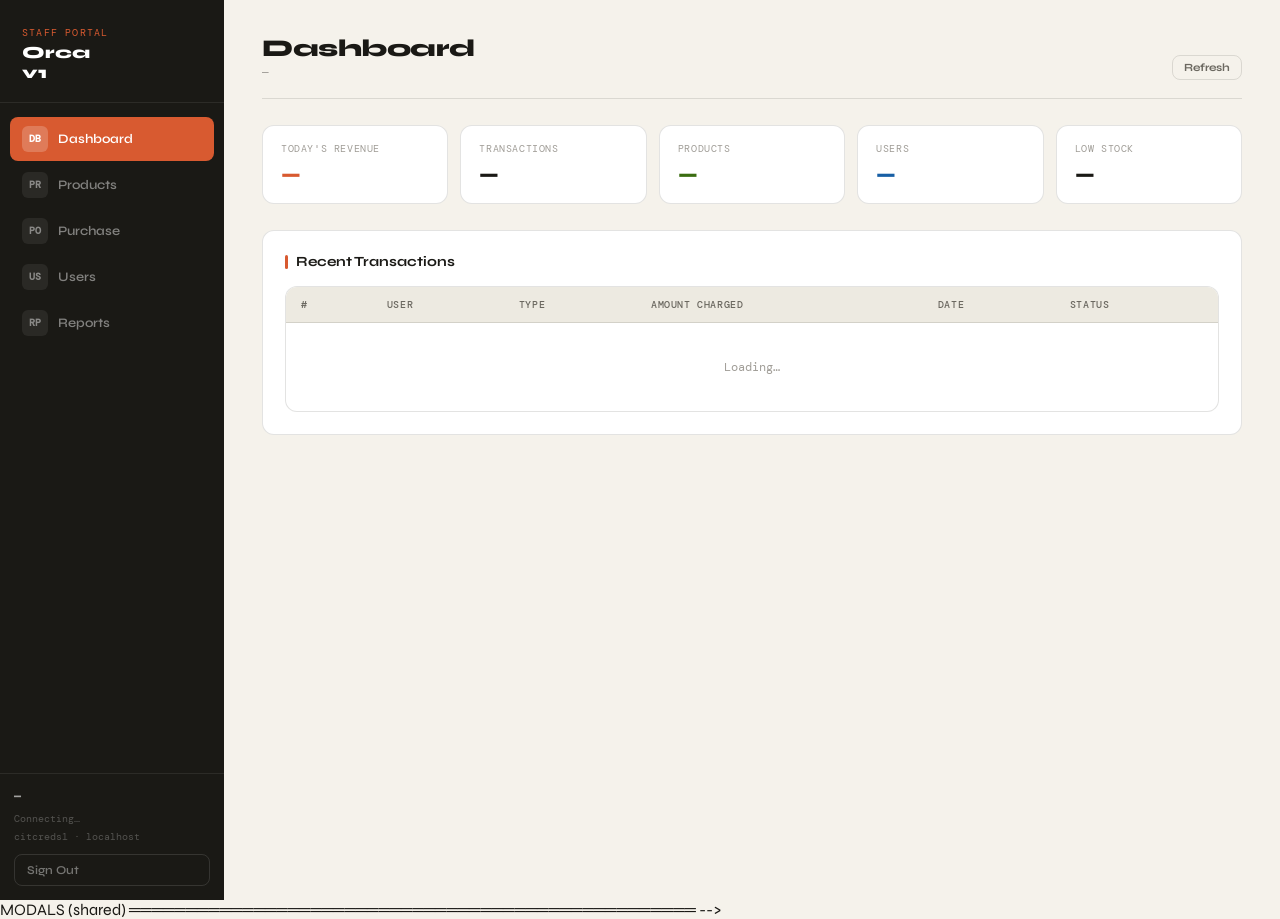
<file: index.html>
<!DOCTYPE html>
<html lang="en">
<head>
<meta charset="UTF-8">
<meta name="viewport" content="width=device-width, initial-scale=1.0">
<title>Orca — Staff Dashboard</title>
<link href="https://fonts.googleapis.com/css2?family=DM+Mono:wght@400;500&family=Syne:wght@400;600;700;800&display=swap" rel="stylesheet">
<link rel="stylesheet" href="canteen.css">
</head>
<body>

<div class="layout">

<!-- SIDEBAR -->
<nav class="sidebar">
  <div class="sidebar-logo">
    <div class="tag">Staff Portal</div>
    <h1>Orca<br>v1</h1>
  </div>
  <div class="sidebar-nav">
    <button class="nav-btn active" data-page="dashboard" onclick="nav('dashboard')">
      <span class="icon" style="font-size:10px;font-family:var(--mono)">DB</span> Dashboard
    </button>
    <button class="nav-btn" data-page="products" onclick="nav('products')">
      <span class="icon" style="font-size:10px;font-family:var(--mono)">PR</span> Products
    </button>
    <button class="nav-btn" data-page="purchase" onclick="nav('purchase')">
      <span class="icon" style="font-size:10px;font-family:var(--mono)">PO</span> Purchase
    </button>
    <button class="nav-btn" data-page="users" onclick="nav('users')">
      <span class="icon" style="font-size:10px;font-family:var(--mono)">US</span> Users
    </button>
    <button class="nav-btn" data-page="reports" onclick="nav('reports')">
      <span class="icon" style="font-size:10px;font-family:var(--mono)">RP</span> Reports
    </button>
  </div>
  <div class="sidebar-footer">
    <div class="sidebar-user" id="sb-username">—</div>
    <div id="db-status">Connecting…</div>
    <div>citcreds1 · localhost</div>
    <button class="btn-logout" onclick="doLogout()">Sign Out</button>
  </div>
</nav>

<!-- MAIN -->
<main class="main">

<!-- ── DASHBOARD ── -->
<div class="page active" id="page-dashboard">
  <div class="page-header">
    <div><h2>Dashboard</h2><div class="sub" id="dash-date">—</div></div>
    <button class="btn btn-ghost btn-sm" onclick="loadDashboard()">Refresh</button>
  </div>
  <div class="stats-row">
    <div class="stat-card"><div class="stat-label">Today's Revenue</div><div class="stat-val accent" id="d-sales">—</div></div>
    <div class="stat-card"><div class="stat-label">Transactions</div><div class="stat-val" id="d-txns">—</div></div>
    <div class="stat-card"><div class="stat-label">Products</div><div class="stat-val green" id="d-prods">—</div></div>
    <div class="stat-card"><div class="stat-label">Users</div><div class="stat-val blue" id="d-users">—</div></div>
    <div class="stat-card"><div class="stat-label">Low Stock</div><div class="stat-val" id="d-low">—</div></div>
  </div>
  <div class="panel">
    <div class="panel-header"><h3>Recent Transactions</h3></div>
    <div class="table-wrap"><table>
      <thead><tr><th>#</th><th>User</th><th>Type</th><th>Amount Charged</th><th>Date</th><th>Status</th></tr></thead>
      <tbody id="dash-tbody"><tr class="loading-row"><td colspan="6">Loading…</td></tr></tbody>
    </table></div>
  </div>
</div>

<!-- ── PRODUCTS ── -->
<div class="page" id="page-products">
  <div class="page-header">
    <div><h2>Products</h2><div class="sub">Click any field to edit inline</div></div>
    <button class="btn btn-primary" onclick="openModal('modal-add-product')">+ Add Product</button>
  </div>
  <div class="table-wrap"><table>
    <thead><tr><th>ID</th><th>Name</th><th>Price (₱)</th><th>Stock</th><th>Status</th><th>Actions</th></tr></thead>
    <tbody id="prod-tbody"><tr class="loading-row"><td colspan="6">Loading…</td></tr></tbody>
  </table></div>
</div>

<!-- ── PURCHASE ── -->
<div class="page" id="page-purchase">
  <div class="page-header">
    <div><h2>Purchase</h2><div class="sub">Select customer · build cart · charge to their account</div></div>
  </div>
  <div style="display:grid;grid-template-columns:1fr 340px;gap:22px;align-items:start" class="purchase-layout">
    <div>
      <div class="panel">
        <h3 style="margin-bottom:14px">Customer</h3>
        <div class="field">
          <label>Select User</label>
          <div class="search-box" id="user-search-box">
            <input type="text" id="pur-user-input" placeholder="Search by name…" autocomplete="off"
              oninput="filterUserSearch()" onfocus="openSearchDrop('user')" onkeydown="searchKeyNav(event,'user')">
            <input type="hidden" id="pur-user">
            <div class="search-dropdown" id="user-search-drop"></div>
          </div>
        </div>
        <div id="user-info-bar" style="display:none;margin-top:10px;padding:12px 14px;border-radius:var(--radius-sm);background:var(--surface2);font-size:13px;">
          <div style="display:flex;justify-content:space-between;margin-bottom:4px;">
            <span style="color:var(--ink2)">Current Balance (owed)</span>
            <span id="user-bal-show" style="font-family:var(--mono);font-weight:700;color:var(--accent)">₱0.00</span>
          </div>
          <div id="user-budget-bar-wrap" style="display:none;">
            <div style="display:flex;justify-content:space-between;margin-bottom:4px;margin-top:8px;">
              <span style="color:var(--ink2);font-size:12px">Monthly Budget</span>
              <span id="user-budget-show" style="font-family:var(--mono);font-size:11px;color:var(--ink2)">—</span>
            </div>
            <div class="budget-bar-wrap"><div class="budget-bar" id="user-budget-bar" style="width:0%"></div></div>
          </div>
        </div>
      </div>
      <div class="panel">
        <h3 style="margin-bottom:14px">Add Items</h3>
        <div class="form-grid cols-3" style="align-items:end">
          <div class="field" style="grid-column:span 2">
            <label>Product</label>
            <div class="search-box" id="prod-search-box">
              <input type="text" id="pur-prod-input" placeholder="Search product…" autocomplete="off"
                oninput="filterProdSearch()" onfocus="openSearchDrop('prod')" onkeydown="searchKeyNav(event,'prod')">
              <input type="hidden" id="pur-prod">
              <div class="search-dropdown" id="prod-search-drop"></div>
            </div>
          </div>
          <div class="field">
            <label>Qty</label>
            <input type="number" id="pur-qty" value="1" min="1">
          </div>
        </div>
        <button class="btn btn-ghost" style="margin-top:12px;width:100%;justify-content:center" onclick="addToCart()">+ Add to Cart</button>
      </div>
    </div>
    <div>
      <div class="panel" style="position:sticky;top:20px">
        <div class="panel-header">
          <h3>Cart</h3>
          <button class="btn btn-sm btn-ghost" onclick="clearCart()">Clear</button>
        </div>
        <div id="cart-list"><div class="cart-empty">Cart is empty</div></div>
        <div class="order-summary" id="cart-summary" style="display:none">
          <div class="line"><span>Subtotal</span><span id="cs-sub">₱0.00</span></div>
          <div class="line total"><span>Total to Charge</span><span class="amt" id="cs-total">₱0.00</span></div>
        </div>
        <button class="btn btn-primary" id="checkout-btn" onclick="checkout()" style="width:100%;margin-top:14px;justify-content:center" disabled>Confirm &amp; Charge Account</button>
      </div>
    </div>
  </div>
</div>

<!-- ── USERS ── -->
<div class="page" id="page-users">
  <div class="page-header">
    <div><h2>Users</h2><div class="sub">Manage students &amp; teachers · view account balances</div></div>
    <!-- <button class="btn btn-primary" onclick="openModal('modal-add-user')">+ Add User</button> -->
  </div>
  <div class="table-wrap"><table>
    <thead><tr><th>ID</th><th>Name</th><th>Type</th><th>Balance Owed</th></tr></thead>
    <tbody id="users-tbody"><tr class="loading-row"><td colspan="4">Loading…</td></tr></tbody>
  </table></div>
</div>

<!-- ── REPORTS ── -->
<div class="page" id="page-reports">
  <div class="page-header">
    <div><h2>Reports</h2><div class="sub">Sales history &amp; daily summary</div></div>
    <button class="btn btn-ghost btn-sm" onclick="loadReports()">Refresh</button>
  </div>
  <div class="stats-row">
    <div class="stat-card"><div class="stat-label">Today's Revenue</div><div class="stat-val accent" id="r-sales">—</div></div>
    <div class="stat-card"><div class="stat-label">Today's Transactions</div><div class="stat-val" id="r-count">—</div></div>
  </div>
  <div class="panel">
    <div class="panel-header"><h3>Last 50 Transactions</h3></div>
    <div class="table-wrap"><table>
      <thead><tr><th>#</th><th>User</th><th>Type</th><th>Amount</th><th>Date</th></tr></thead>
      <tbody id="rep-tbody"><tr class="loading-row"><td colspan="5">Loading…</td></tr></tbody>
    </table></div>
  </div>
</div>

</main>
</div>


     MODALS (shared)
══════════════════════════════════════════════════ -->

<!-- Add Product -->
<div class="modal-bg" id="modal-add-product">
  <div class="modal">
    <h3>Add Product</h3>
    <p class="sub">New item will appear in the catalog immediately.</p>
    <div class="form-grid cols-2" style="margin-bottom:14px">
      <div class="field" style="grid-column:span 2"><label>Name</label><input type="text" id="np-name" placeholder="e.g. Fried Rice"></div>
      <div class="field"><label>Price (₱)</label><input type="number" id="np-price" step="0.01" min="0" placeholder="0.00"></div>
      <div class="field"><label>Stock</label><input type="number" id="np-stock" min="0" placeholder="0"></div>
    </div>
    <div class="modal-actions">
      <button class="btn btn-ghost" onclick="closeModal('modal-add-product')">Cancel</button>
      <button class="btn btn-primary" onclick="createProduct()">Add Product</button>
    </div>
  </div>
</div>

<!-- Add User -->
<!-- <div class="modal-bg" id="modal-add-user">
  <div class="modal">
    <h3>Add User</h3>
    <p class="sub">Account starts with ₱0.00 balance (amount owed).</p>
    <div class="form-grid cols-2" style="margin-bottom:14px">
      <div class="field" style="grid-column:span 2"><label>Full Name</label><input type="text" id="nu-name" placeholder="e.g. Juan dela Cruz"></div>
      <div class="field">
        <label>Type</label>
        <select id="nu-type">
          <option value="student">Student</option>
          <option value="teacher">Teacher</option>
          <option value="staff">Staff</option>
        </select>
      </div>
      <div class="field"><label>Password</label><input type="password" id="nu-pass" placeholder="Min. 6 characters"></div>
    </div>
    <div class="modal-actions">
      <button class="btn btn-ghost" onclick="closeModal('modal-add-user')">Cancel</button>
      <button class="btn btn-primary" onclick="createUser()">Add User</button>
    </div>
  </div>
</div> -->

<!-- Confirm -->
<div class="modal-bg" id="modal-confirm">
  <div class="modal">
    <h3 id="mc-title">Confirm</h3>
    <p class="sub" id="mc-body">Are you sure?</p>
    <div class="modal-actions">
      <button class="btn btn-ghost" onclick="closeModal('modal-confirm')">Cancel</button>
      <button class="btn btn-danger-soft" id="mc-ok">Confirm</button>
    </div>
  </div>
</div>

<!-- Receipt -->
<div class="modal-bg" id="modal-receipt">
  <div class="modal">
    <h3>Transaction Complete</h3>
    <p class="sub">Amount has been charged to the user's account.</p>
    <div class="receipt" id="receipt-body"></div>
    <div class="modal-actions">
      <button class="btn btn-primary" onclick="closeModal('modal-receipt');clearCart()">Done</button>
    </div>
  </div>
</div>

<div id="toast"></div>


<div id="toast"></div>

<script src="js/shared.js"></script>
<script src="js/staff.js"></script>
</body>
</html>
</file>
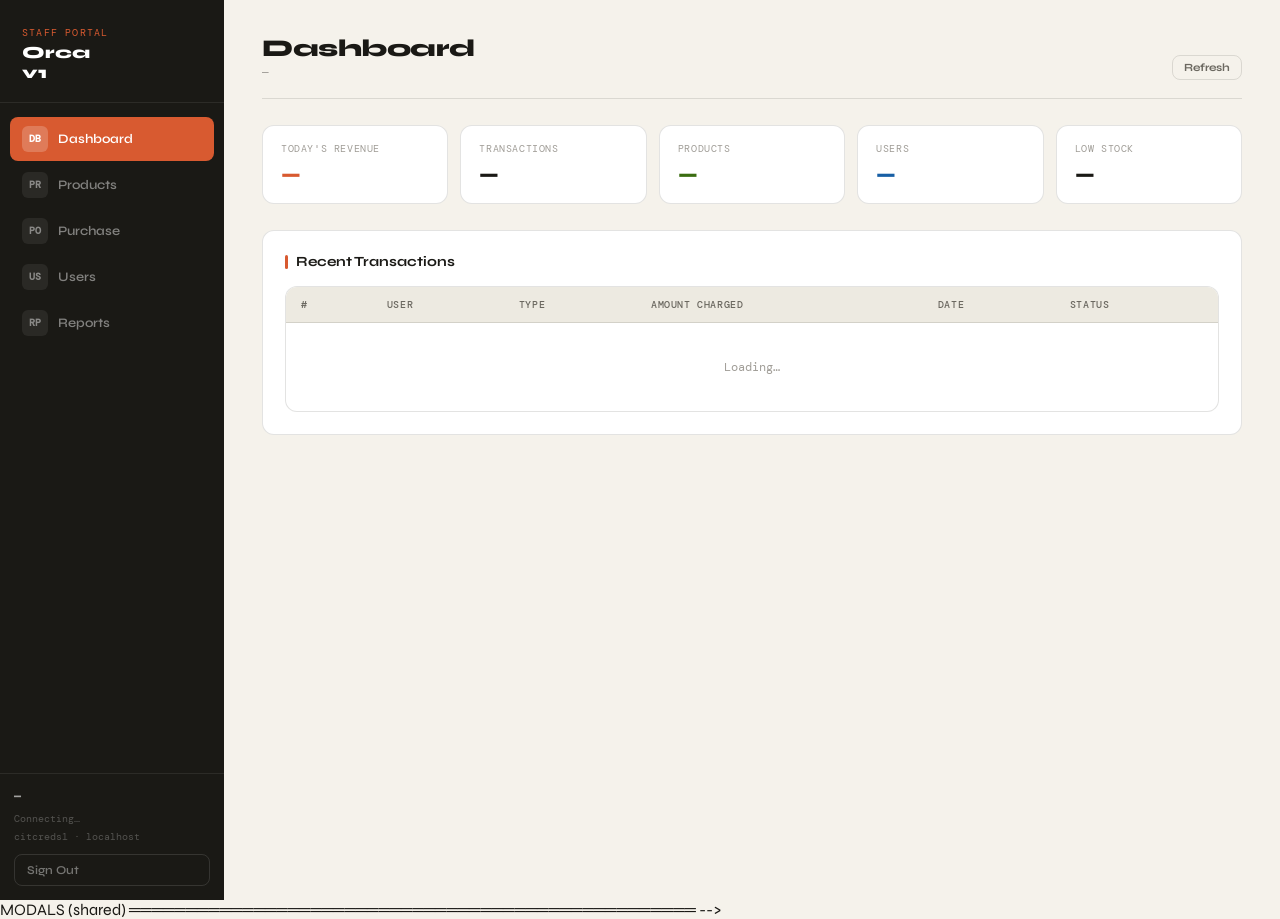
<file: canteensys/index.html>
<!DOCTYPE html>
<html lang="en">
<head>
<meta charset="UTF-8">
<meta name="viewport" content="width=device-width, initial-scale=1.0">
<title>Orca — Staff Dashboard</title>
<link href="https://fonts.googleapis.com/css2?family=DM+Mono:wght@400;500&family=Syne:wght@400;600;700;800&display=swap" rel="stylesheet">
<link rel="stylesheet" href="canteen.css">
</head>
<body>

<div class="layout">

<!-- SIDEBAR -->
<nav class="sidebar">
  <div class="sidebar-logo">
    <div class="tag">Staff Portal</div>
    <h1>Orca<br>v1</h1>
  </div>
  <div class="sidebar-nav">
    <button class="nav-btn active" data-page="dashboard" onclick="nav('dashboard')">
      <span class="icon" style="font-size:10px;font-family:var(--mono)">DB</span> Dashboard
    </button>
    <button class="nav-btn" data-page="products" onclick="nav('products')">
      <span class="icon" style="font-size:10px;font-family:var(--mono)">PR</span> Products
    </button>
    <button class="nav-btn" data-page="purchase" onclick="nav('purchase')">
      <span class="icon" style="font-size:10px;font-family:var(--mono)">PO</span> Purchase
    </button>
    <button class="nav-btn" data-page="users" onclick="nav('users')">
      <span class="icon" style="font-size:10px;font-family:var(--mono)">US</span> Users
    </button>
    <button class="nav-btn" data-page="reports" onclick="nav('reports')">
      <span class="icon" style="font-size:10px;font-family:var(--mono)">RP</span> Reports
    </button>
  </div>
  <div class="sidebar-footer">
    <div class="sidebar-user" id="sb-username">—</div>
    <div id="db-status">Connecting…</div>
    <div>citcreds1 · localhost</div>
    <button class="btn-logout" onclick="doLogout()">Sign Out</button>
  </div>
</nav>

<!-- MAIN -->
<main class="main">

<!-- ── DASHBOARD ── -->
<div class="page active" id="page-dashboard">
  <div class="page-header">
    <div><h2>Dashboard</h2><div class="sub" id="dash-date">—</div></div>
    <button class="btn btn-ghost btn-sm" onclick="loadDashboard()">Refresh</button>
  </div>
  <div class="stats-row">
    <div class="stat-card"><div class="stat-label">Today's Revenue</div><div class="stat-val accent" id="d-sales">—</div></div>
    <div class="stat-card"><div class="stat-label">Transactions</div><div class="stat-val" id="d-txns">—</div></div>
    <div class="stat-card"><div class="stat-label">Products</div><div class="stat-val green" id="d-prods">—</div></div>
    <div class="stat-card"><div class="stat-label">Users</div><div class="stat-val blue" id="d-users">—</div></div>
    <div class="stat-card"><div class="stat-label">Low Stock</div><div class="stat-val" id="d-low">—</div></div>
  </div>
  <div class="panel">
    <div class="panel-header"><h3>Recent Transactions</h3></div>
    <div class="table-wrap"><table>
      <thead><tr><th>#</th><th>User</th><th>Type</th><th>Amount Charged</th><th>Date</th><th>Status</th></tr></thead>
      <tbody id="dash-tbody"><tr class="loading-row"><td colspan="6">Loading…</td></tr></tbody>
    </table></div>
  </div>
</div>

<!-- ── PRODUCTS ── -->
<div class="page" id="page-products">
  <div class="page-header">
    <div><h2>Products</h2><div class="sub">Click any field to edit inline</div></div>
    <button class="btn btn-primary" onclick="openModal('modal-add-product')">+ Add Product</button>
  </div>
  <div class="table-wrap"><table>
    <thead><tr><th>ID</th><th>Name</th><th>Price (₱)</th><th>Stock</th><th>Status</th><th>Actions</th></tr></thead>
    <tbody id="prod-tbody"><tr class="loading-row"><td colspan="6">Loading…</td></tr></tbody>
  </table></div>
</div>

<!-- ── PURCHASE ── -->
<div class="page" id="page-purchase">
  <div class="page-header">
    <div><h2>Purchase</h2><div class="sub">Select customer · build cart · charge to their account</div></div>
  </div>
  <div style="display:grid;grid-template-columns:1fr 340px;gap:22px;align-items:start" class="purchase-layout">
    <div>
      <div class="panel">
        <h3 style="margin-bottom:14px">Customer</h3>
        <div class="field">
          <label>Select User</label>
          <div class="search-box" id="user-search-box">
            <input type="text" id="pur-user-input" placeholder="Search by name…" autocomplete="off"
              oninput="filterUserSearch()" onfocus="openSearchDrop('user')" onkeydown="searchKeyNav(event,'user')">
            <input type="hidden" id="pur-user">
            <div class="search-dropdown" id="user-search-drop"></div>
          </div>
        </div>
        <div id="user-info-bar" style="display:none;margin-top:10px;padding:12px 14px;border-radius:var(--radius-sm);background:var(--surface2);font-size:13px;">
          <div style="display:flex;justify-content:space-between;margin-bottom:4px;">
            <span style="color:var(--ink2)">Current Balance (owed)</span>
            <span id="user-bal-show" style="font-family:var(--mono);font-weight:700;color:var(--accent)">₱0.00</span>
          </div>
          <div id="user-budget-bar-wrap" style="display:none;">
            <div style="display:flex;justify-content:space-between;margin-bottom:4px;margin-top:8px;">
              <span style="color:var(--ink2);font-size:12px">Monthly Budget</span>
              <span id="user-budget-show" style="font-family:var(--mono);font-size:11px;color:var(--ink2)">—</span>
            </div>
            <div class="budget-bar-wrap"><div class="budget-bar" id="user-budget-bar" style="width:0%"></div></div>
          </div>
        </div>
      </div>
      <div class="panel">
        <h3 style="margin-bottom:14px">Add Items</h3>
        <div class="form-grid cols-3" style="align-items:end">
          <div class="field" style="grid-column:span 2">
            <label>Product</label>
            <div class="search-box" id="prod-search-box">
              <input type="text" id="pur-prod-input" placeholder="Search product…" autocomplete="off"
                oninput="filterProdSearch()" onfocus="openSearchDrop('prod')" onkeydown="searchKeyNav(event,'prod')">
              <input type="hidden" id="pur-prod">
              <div class="search-dropdown" id="prod-search-drop"></div>
            </div>
          </div>
          <div class="field">
            <label>Qty</label>
            <input type="number" id="pur-qty" value="1" min="1">
          </div>
        </div>
        <button class="btn btn-ghost" style="margin-top:12px;width:100%;justify-content:center" onclick="addToCart()">+ Add to Cart</button>
      </div>
    </div>
    <div>
      <div class="panel" style="position:sticky;top:20px">
        <div class="panel-header">
          <h3>Cart</h3>
          <button class="btn btn-sm btn-ghost" onclick="clearCart()">Clear</button>
        </div>
        <div id="cart-list"><div class="cart-empty">Cart is empty</div></div>
        <div class="order-summary" id="cart-summary" style="display:none">
          <div class="line"><span>Subtotal</span><span id="cs-sub">₱0.00</span></div>
          <div class="line total"><span>Total to Charge</span><span class="amt" id="cs-total">₱0.00</span></div>
        </div>
        <button class="btn btn-primary" id="checkout-btn" onclick="checkout()" style="width:100%;margin-top:14px;justify-content:center" disabled>Confirm &amp; Charge Account</button>
      </div>
    </div>
  </div>
</div>

<!-- ── USERS ── -->
<div class="page" id="page-users">
  <div class="page-header">
    <div><h2>Users</h2><div class="sub">Manage students &amp; teachers · view account balances</div></div>
    <!-- <button class="btn btn-primary" onclick="openModal('modal-add-user')">+ Add User</button> -->
  </div>
  <div class="table-wrap"><table>
    <thead><tr><th>ID</th><th>Name</th><th>Type</th><th>Balance Owed</th></tr></thead>
    <tbody id="users-tbody"><tr class="loading-row"><td colspan="4">Loading…</td></tr></tbody>
  </table></div>
</div>

<!-- ── REPORTS ── -->
<div class="page" id="page-reports">
  <div class="page-header">
    <div><h2>Reports</h2><div class="sub">Sales history &amp; daily summary</div></div>
    <button class="btn btn-ghost btn-sm" onclick="loadReports()">Refresh</button>
  </div>
  <div class="stats-row">
    <div class="stat-card"><div class="stat-label">Today's Revenue</div><div class="stat-val accent" id="r-sales">—</div></div>
    <div class="stat-card"><div class="stat-label">Today's Transactions</div><div class="stat-val" id="r-count">—</div></div>
  </div>
  <div class="panel">
    <div class="panel-header"><h3>Last 50 Transactions</h3></div>
    <div class="table-wrap"><table>
      <thead><tr><th>#</th><th>User</th><th>Type</th><th>Amount</th><th>Date</th></tr></thead>
      <tbody id="rep-tbody"><tr class="loading-row"><td colspan="5">Loading…</td></tr></tbody>
    </table></div>
  </div>
</div>

</main>
</div>


     MODALS (shared)
══════════════════════════════════════════════════ -->

<!-- Add Product -->
<div class="modal-bg" id="modal-add-product">
  <div class="modal">
    <h3>Add Product</h3>
    <p class="sub">New item will appear in the catalog immediately.</p>
    <div class="form-grid cols-2" style="margin-bottom:14px">
      <div class="field" style="grid-column:span 2"><label>Name</label><input type="text" id="np-name" placeholder="e.g. Fried Rice"></div>
      <div class="field"><label>Price (₱)</label><input type="number" id="np-price" step="0.01" min="0" placeholder="0.00"></div>
      <div class="field"><label>Stock</label><input type="number" id="np-stock" min="0" placeholder="0"></div>
    </div>
    <div class="modal-actions">
      <button class="btn btn-ghost" onclick="closeModal('modal-add-product')">Cancel</button>
      <button class="btn btn-primary" onclick="createProduct()">Add Product</button>
    </div>
  </div>
</div>

<!-- Add User -->
<!-- <div class="modal-bg" id="modal-add-user">
  <div class="modal">
    <h3>Add User</h3>
    <p class="sub">Account starts with ₱0.00 balance (amount owed).</p>
    <div class="form-grid cols-2" style="margin-bottom:14px">
      <div class="field" style="grid-column:span 2"><label>Full Name</label><input type="text" id="nu-name" placeholder="e.g. Juan dela Cruz"></div>
      <div class="field">
        <label>Type</label>
        <select id="nu-type">
          <option value="student">Student</option>
          <option value="teacher">Teacher</option>
          <option value="staff">Staff</option>
        </select>
      </div>
      <div class="field"><label>Password</label><input type="password" id="nu-pass" placeholder="Min. 6 characters"></div>
    </div>
    <div class="modal-actions">
      <button class="btn btn-ghost" onclick="closeModal('modal-add-user')">Cancel</button>
      <button class="btn btn-primary" onclick="createUser()">Add User</button>
    </div>
  </div>
</div> -->

<!-- Confirm -->
<div class="modal-bg" id="modal-confirm">
  <div class="modal">
    <h3 id="mc-title">Confirm</h3>
    <p class="sub" id="mc-body">Are you sure?</p>
    <div class="modal-actions">
      <button class="btn btn-ghost" onclick="closeModal('modal-confirm')">Cancel</button>
      <button class="btn btn-danger-soft" id="mc-ok">Confirm</button>
    </div>
  </div>
</div>

<!-- Receipt -->
<div class="modal-bg" id="modal-receipt">
  <div class="modal">
    <h3>Transaction Complete</h3>
    <p class="sub">Amount has been charged to the user's account.</p>
    <div class="receipt" id="receipt-body"></div>
    <div class="modal-actions">
      <button class="btn btn-primary" onclick="closeModal('modal-receipt');clearCart()">Done</button>
    </div>
  </div>
</div>

<div id="toast"></div>


<div id="toast"></div>

<script src="js/shared.js"></script>
<script src="js/staff.js"></script>
</body>
</html>
</file>
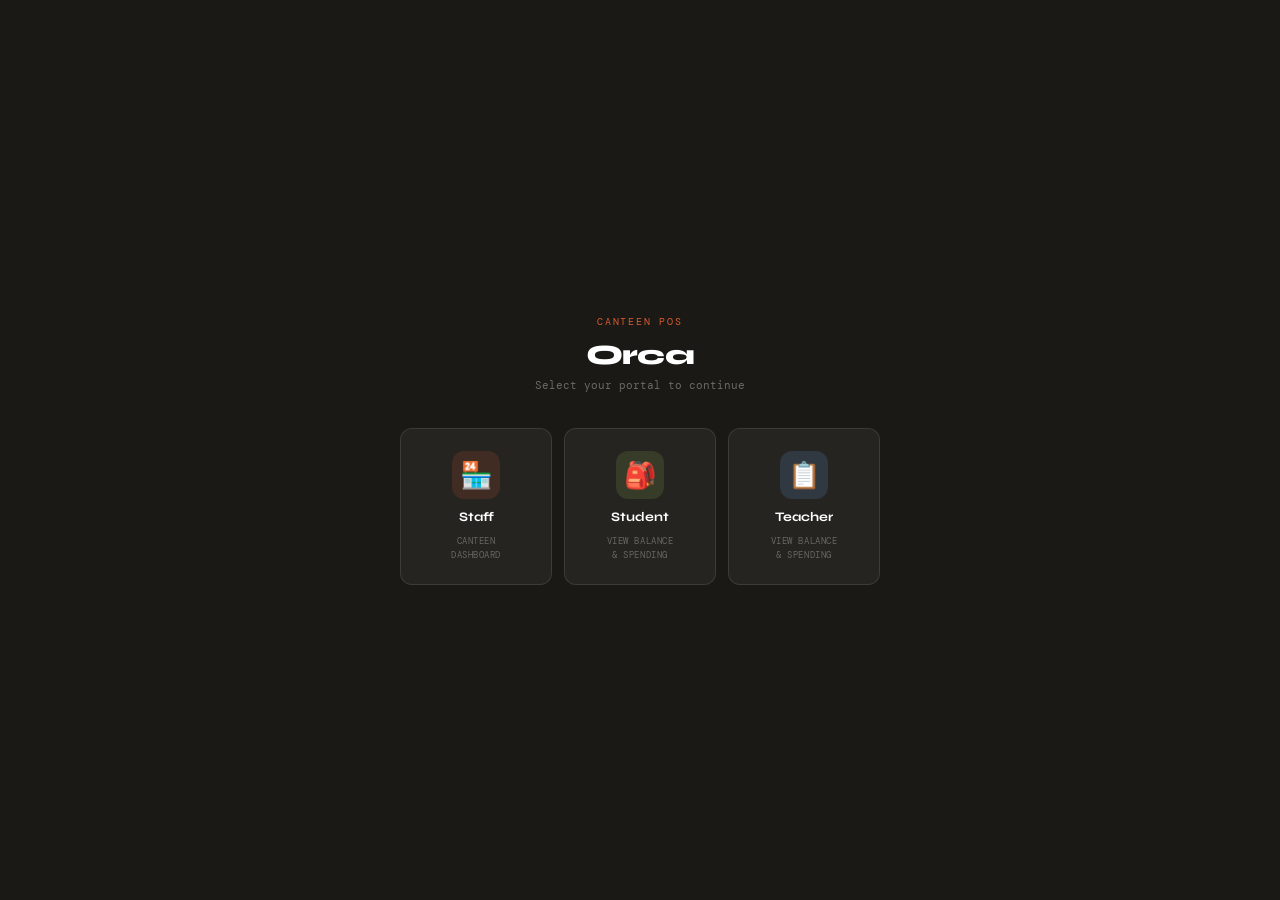
<file: login.html>
<!DOCTYPE html>
<html lang="en">
<head>
<meta charset="UTF-8">
<meta name="viewport" content="width=device-width, initial-scale=1.0">
<title>Orca — Login</title>
<link href="https://fonts.googleapis.com/css2?family=DM+Mono:wght@400;500&family=Syne:wght@400;600;700;800&display=swap" rel="stylesheet">
<link rel="stylesheet" href="canteen.css">
</head>
<body>

<div id="portal-chooser">
  <div class="portal-box">
    <div class="portal-brand">
      <div class="tag">Canteen POS</div>
      <h1>Orca</h1>
      <p>Select your portal to continue</p>
    </div>
    <div class="portal-cards">
      <div class="portal-card staff" onclick="choosePortal('staff')">
        <div class="portal-icon">🏪</div>
        <div class="portal-card-label">Staff</div>
        <div class="portal-card-sub">Canteen<br>Dashboard</div>
      </div>
      <div class="portal-card student" onclick="choosePortal('student')">
        <div class="portal-icon">🎒</div>
        <div class="portal-card-label">Student</div>
        <div class="portal-card-sub">View Balance<br>& Spending</div>
      </div>
      <div class="portal-card teacher" onclick="choosePortal('teacher')">
        <div class="portal-icon">📋</div>
        <div class="portal-card-label">Teacher</div>
        <div class="portal-card-sub">View Balance<br>& Spending</div>
      </div>
    </div>
  </div>
</div>

<!-- ══════════════════════════════════════════════════
     AUTH SCREEN (shared, typed by portal)
══════════════════════════════════════════════════ -->

<div id="auth-screen">
  <div class="auth-box">
    <div class="auth-header">
      <div class="back-link" onclick="goBackToChooser()">← Back</div>
      <div class="portal-tag" id="auth-portal-tag">Staff</div>
      <h1 id="auth-portal-title">Staff Portal</h1>
    </div>

    <div class="auth-tabs" id="auth-tabs">
      <button class="auth-tab active" onclick="switchTab('login')">Sign In</button>
      <button class="auth-tab" onclick="switchTab('register')">Register</button>
    </div>

    <div class="auth-body">
      <!-- LOGIN -->
      <form class="auth-form active" id="form-login" onsubmit="doLogin(event)">
        <div class="field">
          <label>Full Name</label>
          <input type="text" id="l-name" placeholder="e.g. Ana Reyes" required autocomplete="username">
        </div>
        <div class="field">
          <label>Password</label>
          <input type="password" id="l-pass" placeholder="••••••••" required autocomplete="current-password">
        </div>
        <div class="auth-error" id="login-error"></div>
        <button type="submit" class="btn-auth" id="login-btn">Sign In</button>
      </form>

      <!-- REGISTER (students & teachers only) -->
      <form class="auth-form" id="form-register" onsubmit="doRegister(event)">
        <div class="field">
          <label>Full Name</label>
          <input type="text" id="r-name" placeholder="e.g. Juan dela Cruz" required>
        </div>
        <div class="field">
          <label>Password</label>
          <input type="password" id="r-pass" placeholder="Min. 6 characters" required autocomplete="new-password">
        </div>
        <div class="field">
          <label>Confirm Password</label>
          <input type="password" id="r-pass2" placeholder="Repeat password" required autocomplete="new-password">
        </div>
        <div class="auth-error" id="register-error"></div>
        <button type="submit" class="btn-auth" id="register-btn">Create Account</button>
      </form>
    </div>
  </div>
</div>

<!-- ══════════════════════════════════════════════════
     STAFF APP
══════════════════════════════════════════════════ -->


<!-- Shared modals needed for confirm_ used in auth -->
<div id="toast"></div>

<script src="js/shared.js"></script>
<script src="js/auth.js"></script>
</body>
</html>
</file>
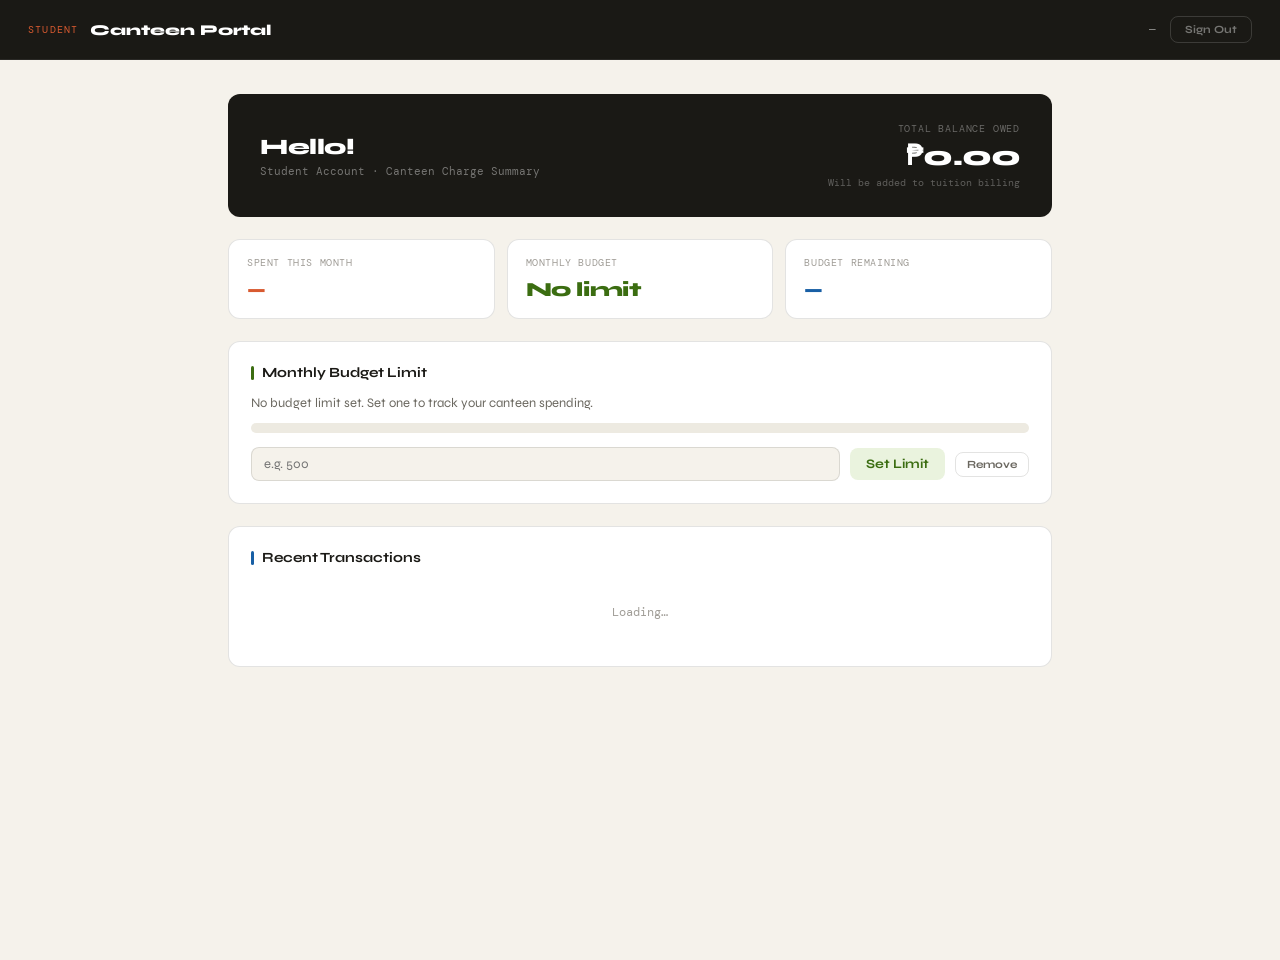
<file: student.html>
<!DOCTYPE html>
<html lang="en">
<head>
<meta charset="UTF-8">
<meta name="viewport" content="width=device-width, initial-scale=1.0">
<title>Orca — Student Portal</title>
<link href="https://fonts.googleapis.com/css2?family=DM+Mono:wght@400;500&family=Syne:wght@400;600;700;800&display=swap" rel="stylesheet">
<link rel="stylesheet" href="canteen.css">
</head>
<body>

  <div class="portal-topbar">
    <div class="topbar-brand">
      <div class="tag">Student</div>
      <h2>Canteen Portal</h2>
    </div>
    <div class="topbar-user">
      <span class="topbar-user-name" id="st-topbar-name">—</span>
      <button class="btn-topbar-logout" onclick="doLogout()">Sign Out</button>
    </div>
  </div>
  <div class="portal-main">

    <!-- Hero: balance -->
    <div class="portal-hero">
      <div class="portal-hero-left">
        <h2 id="st-hero-name">Hello!</h2>
        <div class="hero-sub">Student Account · Canteen Charge Summary</div>
      </div>
      <div class="portal-balance">
        <div class="bal-label">Total Balance Owed</div>
        <div class="bal-amount" id="st-hero-balance">₱0.00</div>
        <div class="bal-note">Will be added to tuition billing</div>
      </div>
    </div>

    <!-- Stats -->
    <div class="info-cards">
      <div class="info-card">
        <div class="ic-label">Spent This Month</div>
        <div class="ic-val accent" id="st-spent">—</div>
      </div>
      <div class="info-card">
        <div class="ic-label">Monthly Budget</div>
        <div class="ic-val green" id="st-budget-display">No limit</div>
      </div>
      <div class="info-card">
        <div class="ic-label">Budget Remaining</div>
        <div class="ic-val blue" id="st-budget-rem">—</div>
      </div>
    </div>

    <!-- Budget setter -->
    <div class="budget-panel">
      <h3>Monthly Budget Limit</h3>
      <div style="font-size:13px;color:var(--ink2);margin-bottom:8px;" id="st-budget-text">No budget limit set. Set one to track your canteen spending.</div>
      <div class="budget-bar-wrap"><div class="budget-bar" id="st-budget-bar" style="width:0%"></div></div>
      <div class="budget-set-row">
        <input type="number" id="budget-input" placeholder="e.g. 500" min="0" step="0.01">
        <button class="btn btn-green-soft" onclick="saveBudget()">Set Limit</button>
        <button class="btn btn-ghost btn-sm" onclick="saveBudget(true)">Remove</button>
      </div>
    </div>

    <!-- Recent transactions -->
    <div class="txn-panel">
      <h3>Recent Transactions</h3>
      <div id="st-txn-list"><div style="text-align:center;padding:24px;font-family:var(--mono);font-size:12px;color:var(--ink3)">Loading…</div></div>
    </div>

  </div>


<div id="toast"></div>

<script src="js/shared.js"></script>
<script src="js/student.js"></script>
</body>
</html>
</file>
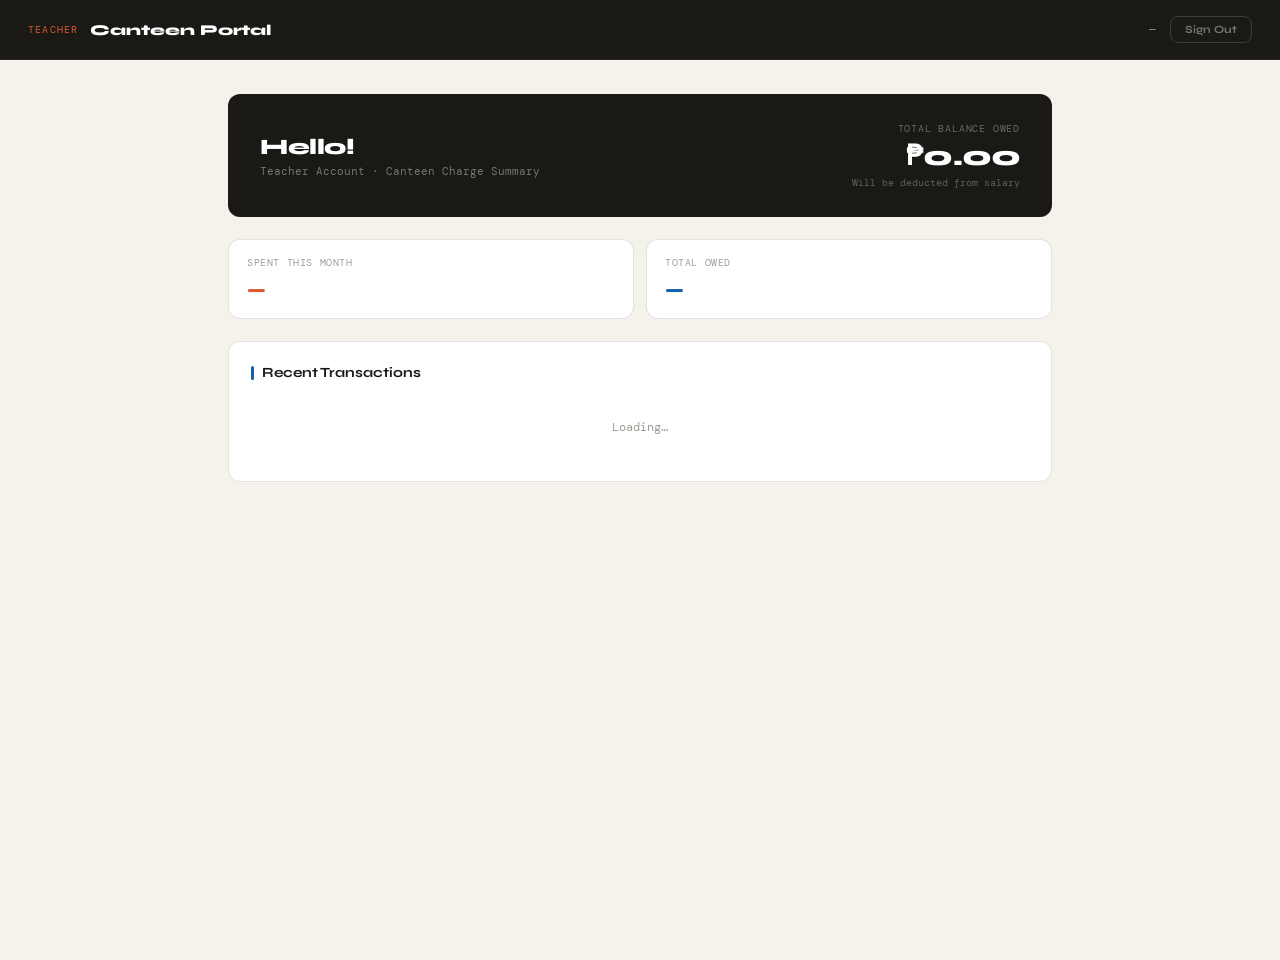
<file: teacher.html>
<!DOCTYPE html>
<html lang="en">
<head>
<meta charset="UTF-8">
<meta name="viewport" content="width=device-width, initial-scale=1.0">
<title>Orca — Teacher Portal</title>
<link href="https://fonts.googleapis.com/css2?family=DM+Mono:wght@400;500&family=Syne:wght@400;600;700;800&display=swap" rel="stylesheet">
<link rel="stylesheet" href="canteen.css">
</head>
<body>

  <div class="portal-topbar">
    <div class="topbar-brand">
      <div class="tag">Teacher</div>
      <h2>Canteen Portal</h2>
    </div>
    <div class="topbar-user">
      <span class="topbar-user-name" id="tc-topbar-name">—</span>
      <button class="btn-topbar-logout" onclick="doLogout()">Sign Out</button>
    </div>
  </div>
  <div class="portal-main">

    <!-- Hero: balance -->
    <div class="portal-hero">
      <div class="portal-hero-left">
        <h2 id="tc-hero-name">Hello!</h2>
        <div class="hero-sub">Teacher Account · Canteen Charge Summary</div>
      </div>
      <div class="portal-balance">
        <div class="bal-label">Total Balance Owed</div>
        <div class="bal-amount" id="tc-hero-balance">₱0.00</div>
        <div class="bal-note">Will be deducted from salary</div>
      </div>
    </div>

    <!-- Stats -->
    <div class="info-cards">
      <div class="info-card">
        <div class="ic-label">Spent This Month</div>
        <div class="ic-val accent" id="tc-spent">—</div>
      </div>
      <div class="info-card">
        <div class="ic-label">Total Owed</div>
        <div class="ic-val blue" id="tc-balance">—</div>
      </div>
    </div>

    <!-- Recent transactions -->
    <div class="txn-panel">
      <h3>Recent Transactions</h3>
      <div id="tc-txn-list"><div style="text-align:center;padding:24px;font-family:var(--mono);font-size:12px;color:var(--ink3)">Loading…</div></div>
    </div>

  </div>


<div id="toast"></div>

<script src="js/shared.js"></script>
<script src="js/teacher.js"></script>
</body>
</html>
</file>
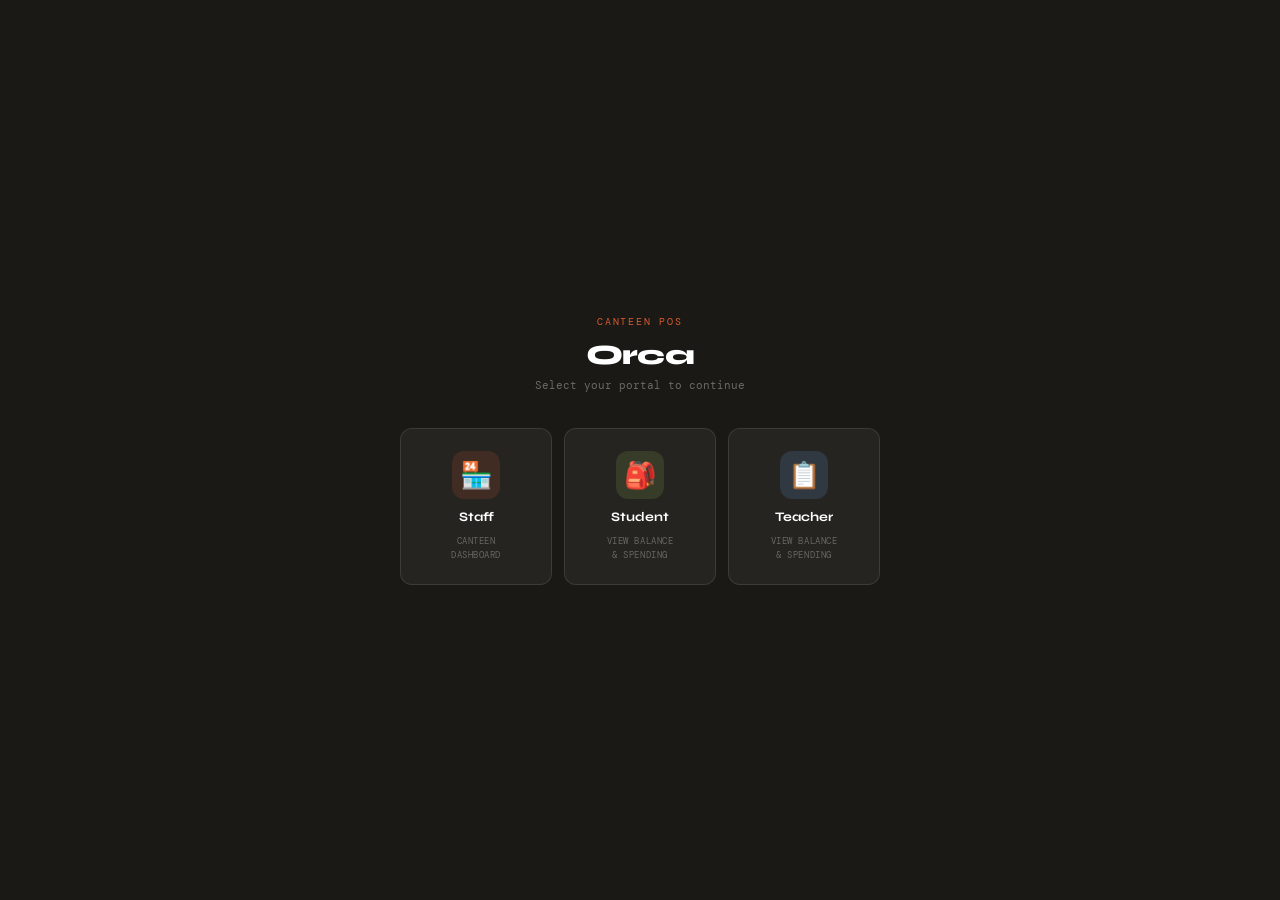
<file: canteensys/login.html>
<!DOCTYPE html>
<html lang="en">
<head>
<meta charset="UTF-8">
<meta name="viewport" content="width=device-width, initial-scale=1.0">
<title>Orca — Login</title>
<link href="https://fonts.googleapis.com/css2?family=DM+Mono:wght@400;500&family=Syne:wght@400;600;700;800&display=swap" rel="stylesheet">
<link rel="stylesheet" href="canteen.css">
</head>
<body>

<div id="portal-chooser">
  <div class="portal-box">
    <div class="portal-brand">
      <div class="tag">Canteen POS</div>
      <h1>Orca</h1>
      <p>Select your portal to continue</p>
    </div>
    <div class="portal-cards">
      <div class="portal-card staff" onclick="choosePortal('staff')">
        <div class="portal-icon">🏪</div>
        <div class="portal-card-label">Staff</div>
        <div class="portal-card-sub">Canteen<br>Dashboard</div>
      </div>
      <div class="portal-card student" onclick="choosePortal('student')">
        <div class="portal-icon">🎒</div>
        <div class="portal-card-label">Student</div>
        <div class="portal-card-sub">View Balance<br>& Spending</div>
      </div>
      <div class="portal-card teacher" onclick="choosePortal('teacher')">
        <div class="portal-icon">📋</div>
        <div class="portal-card-label">Teacher</div>
        <div class="portal-card-sub">View Balance<br>& Spending</div>
      </div>
    </div>
  </div>
</div>

<!-- ══════════════════════════════════════════════════
     AUTH SCREEN (shared, typed by portal)
══════════════════════════════════════════════════ -->

<div id="auth-screen">
  <div class="auth-box">
    <div class="auth-header">
      <div class="back-link" onclick="goBackToChooser()">← Back</div>
      <div class="portal-tag" id="auth-portal-tag">Staff</div>
      <h1 id="auth-portal-title">Staff Portal</h1>
    </div>

    <div class="auth-tabs" id="auth-tabs">
      <button class="auth-tab active" onclick="switchTab('login')">Sign In</button>
      <button class="auth-tab" onclick="switchTab('register')">Register</button>
    </div>

    <div class="auth-body">
      <!-- LOGIN -->
      <form class="auth-form active" id="form-login" onsubmit="doLogin(event)">
        <div class="field">
          <label>Full Name</label>
          <input type="text" id="l-name" placeholder="e.g. Ana Reyes" required autocomplete="username">
        </div>
        <div class="field">
          <label>Password</label>
          <input type="password" id="l-pass" placeholder="••••••••" required autocomplete="current-password">
        </div>
        <div class="auth-error" id="login-error"></div>
        <button type="submit" class="btn-auth" id="login-btn">Sign In</button>
      </form>

      <!-- REGISTER (students & teachers only) -->
      <form class="auth-form" id="form-register" onsubmit="doRegister(event)">
        <div class="field">
          <label>Full Name</label>
          <input type="text" id="r-name" placeholder="e.g. Juan dela Cruz" required>
        </div>
        <div class="field">
          <label>Password</label>
          <input type="password" id="r-pass" placeholder="Min. 6 characters" required autocomplete="new-password">
        </div>
        <div class="field">
          <label>Confirm Password</label>
          <input type="password" id="r-pass2" placeholder="Repeat password" required autocomplete="new-password">
        </div>
        <div class="auth-error" id="register-error"></div>
        <button type="submit" class="btn-auth" id="register-btn">Create Account</button>
      </form>
    </div>
  </div>
</div>

<!-- ══════════════════════════════════════════════════
     STAFF APP
══════════════════════════════════════════════════ -->


<!-- Shared modals needed for confirm_ used in auth -->
<div id="toast"></div>

<script src="js/shared.js"></script>
<script src="js/auth.js"></script>
</body>
</html>
</file>
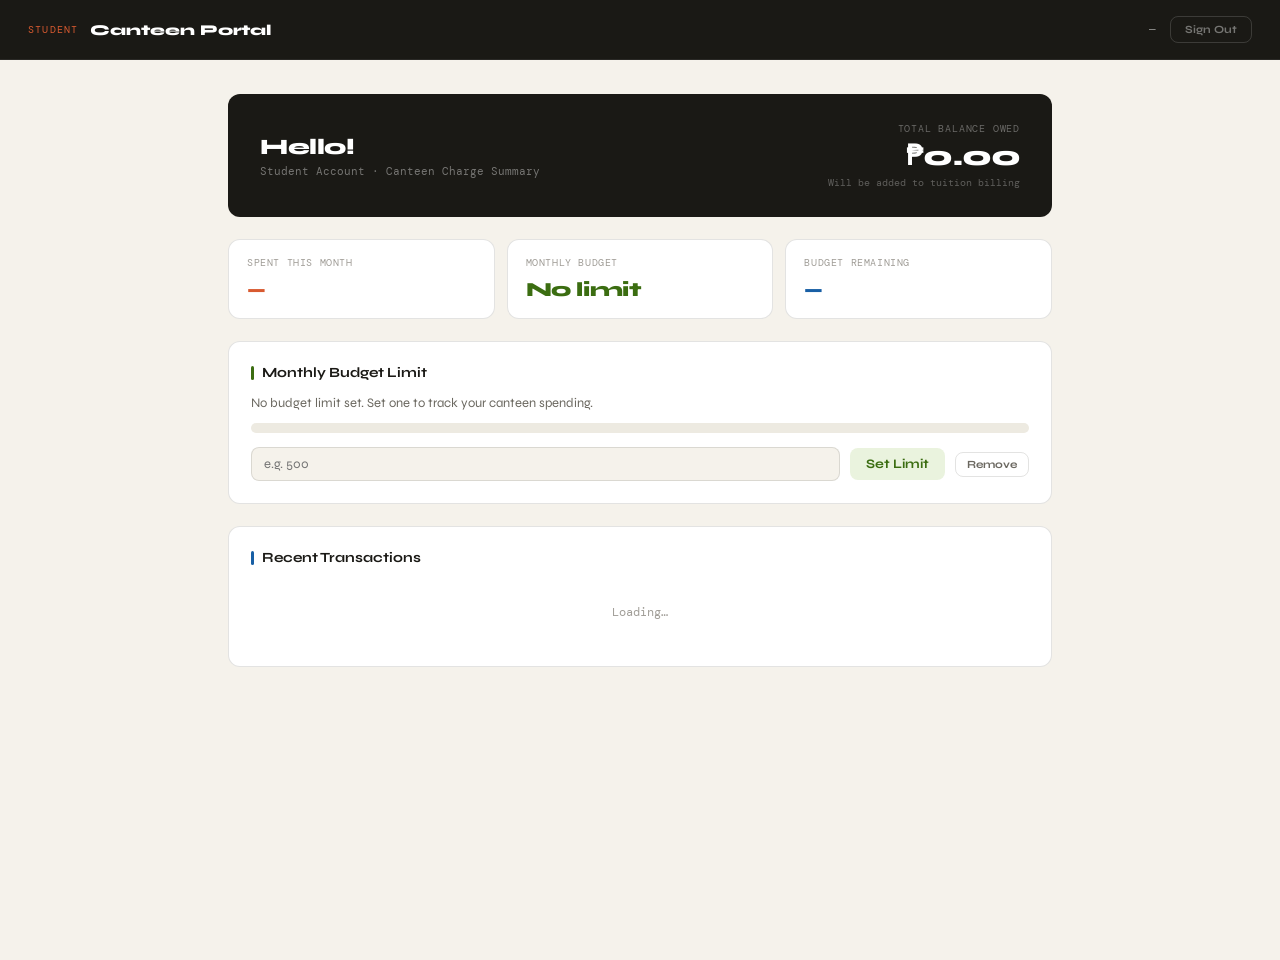
<file: canteensys/student.html>
<!DOCTYPE html>
<html lang="en">
<head>
<meta charset="UTF-8">
<meta name="viewport" content="width=device-width, initial-scale=1.0">
<title>Orca — Student Portal</title>
<link href="https://fonts.googleapis.com/css2?family=DM+Mono:wght@400;500&family=Syne:wght@400;600;700;800&display=swap" rel="stylesheet">
<link rel="stylesheet" href="canteen.css">
</head>
<body>

  <div class="portal-topbar">
    <div class="topbar-brand">
      <div class="tag">Student</div>
      <h2>Canteen Portal</h2>
    </div>
    <div class="topbar-user">
      <span class="topbar-user-name" id="st-topbar-name">—</span>
      <button class="btn-topbar-logout" onclick="doLogout()">Sign Out</button>
    </div>
  </div>
  <div class="portal-main">

    <!-- Hero: balance -->
    <div class="portal-hero">
      <div class="portal-hero-left">
        <h2 id="st-hero-name">Hello!</h2>
        <div class="hero-sub">Student Account · Canteen Charge Summary</div>
      </div>
      <div class="portal-balance">
        <div class="bal-label">Total Balance Owed</div>
        <div class="bal-amount" id="st-hero-balance">₱0.00</div>
        <div class="bal-note">Will be added to tuition billing</div>
      </div>
    </div>

    <!-- Stats -->
    <div class="info-cards">
      <div class="info-card">
        <div class="ic-label">Spent This Month</div>
        <div class="ic-val accent" id="st-spent">—</div>
      </div>
      <div class="info-card">
        <div class="ic-label">Monthly Budget</div>
        <div class="ic-val green" id="st-budget-display">No limit</div>
      </div>
      <div class="info-card">
        <div class="ic-label">Budget Remaining</div>
        <div class="ic-val blue" id="st-budget-rem">—</div>
      </div>
    </div>

    <!-- Budget setter -->
    <div class="budget-panel">
      <h3>Monthly Budget Limit</h3>
      <div style="font-size:13px;color:var(--ink2);margin-bottom:8px;" id="st-budget-text">No budget limit set. Set one to track your canteen spending.</div>
      <div class="budget-bar-wrap"><div class="budget-bar" id="st-budget-bar" style="width:0%"></div></div>
      <div class="budget-set-row">
        <input type="number" id="budget-input" placeholder="e.g. 500" min="0" step="0.01">
        <button class="btn btn-green-soft" onclick="saveBudget()">Set Limit</button>
        <button class="btn btn-ghost btn-sm" onclick="saveBudget(true)">Remove</button>
      </div>
    </div>

    <!-- Recent transactions -->
    <div class="txn-panel">
      <h3>Recent Transactions</h3>
      <div id="st-txn-list"><div style="text-align:center;padding:24px;font-family:var(--mono);font-size:12px;color:var(--ink3)">Loading…</div></div>
    </div>

  </div>


<div id="toast"></div>

<script src="js/shared.js"></script>
<script src="js/student.js"></script>
</body>
</html>
</file>
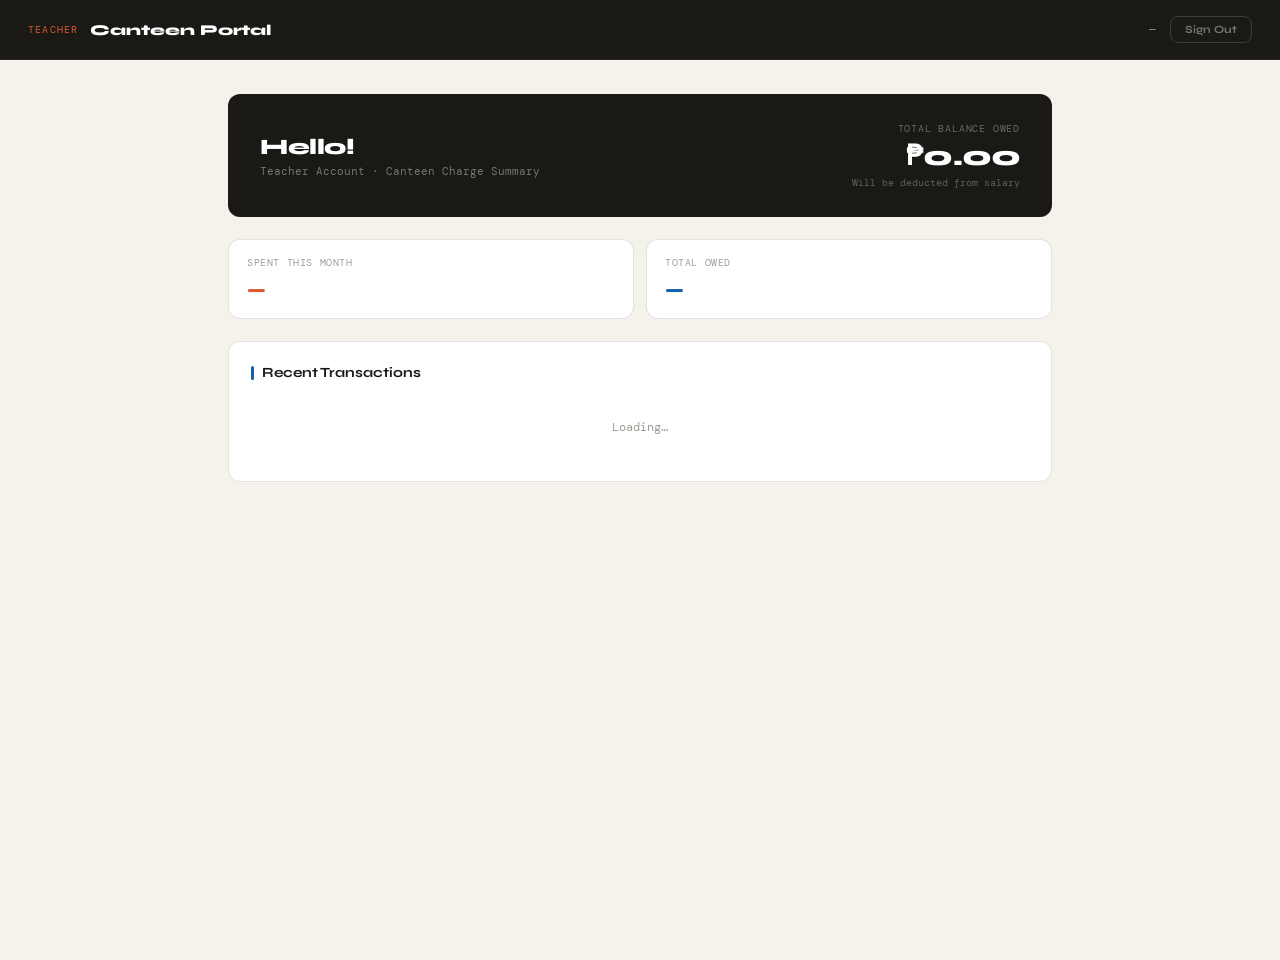
<file: canteensys/teacher.html>
<!DOCTYPE html>
<html lang="en">
<head>
<meta charset="UTF-8">
<meta name="viewport" content="width=device-width, initial-scale=1.0">
<title>Orca — Teacher Portal</title>
<link href="https://fonts.googleapis.com/css2?family=DM+Mono:wght@400;500&family=Syne:wght@400;600;700;800&display=swap" rel="stylesheet">
<link rel="stylesheet" href="canteen.css">
</head>
<body>

  <div class="portal-topbar">
    <div class="topbar-brand">
      <div class="tag">Teacher</div>
      <h2>Canteen Portal</h2>
    </div>
    <div class="topbar-user">
      <span class="topbar-user-name" id="tc-topbar-name">—</span>
      <button class="btn-topbar-logout" onclick="doLogout()">Sign Out</button>
    </div>
  </div>
  <div class="portal-main">

    <!-- Hero: balance -->
    <div class="portal-hero">
      <div class="portal-hero-left">
        <h2 id="tc-hero-name">Hello!</h2>
        <div class="hero-sub">Teacher Account · Canteen Charge Summary</div>
      </div>
      <div class="portal-balance">
        <div class="bal-label">Total Balance Owed</div>
        <div class="bal-amount" id="tc-hero-balance">₱0.00</div>
        <div class="bal-note">Will be deducted from salary</div>
      </div>
    </div>

    <!-- Stats -->
    <div class="info-cards">
      <div class="info-card">
        <div class="ic-label">Spent This Month</div>
        <div class="ic-val accent" id="tc-spent">—</div>
      </div>
      <div class="info-card">
        <div class="ic-label">Total Owed</div>
        <div class="ic-val blue" id="tc-balance">—</div>
      </div>
    </div>

    <!-- Recent transactions -->
    <div class="txn-panel">
      <h3>Recent Transactions</h3>
      <div id="tc-txn-list"><div style="text-align:center;padding:24px;font-family:var(--mono);font-size:12px;color:var(--ink3)">Loading…</div></div>
    </div>

  </div>


<div id="toast"></div>

<script src="js/shared.js"></script>
<script src="js/teacher.js"></script>
</body>
</html>
</file>
<file: canteen.css>
*, *::before, *::after { box-sizing: border-box; margin: 0; padding: 0; }
:root {
  --bg: #F5F2EB; --surface: #FFFFFF; --surface2: #EDEAE1;
  --ink: #1A1915; --ink2: #6B6860; --ink3: #A09D97;
  --accent: #D85A30; --accent-light: #FAECE7; --accent-dark: #993C1D;
  --green: #3B6D11; --green-light: #EAF3DE;
  --blue: #185FA5; --blue-light: #E6F1FB;
  --amber: #854F0B; --amber-light: #FAEEDA;
  --red: #A32D2D; --red-light: #FCEBEB;
  --purple: #5B21B6; --purple-light: #EDE9FE;
  --border: rgba(26,25,21,0.12); --border2: rgba(26,25,21,0.06);
  --radius: 12px; --radius-sm: 8px;
  --mono: 'DM Mono', monospace; --display: 'Syne', sans-serif;
}
body { font-family: var(--display); background: var(--bg); color: var(--ink); min-height: 100vh; }

/* ══════════════════════════════════════
   PORTAL CHOOSER (landing)
══════════════════════════════════════ */
#portal-chooser {
  min-height: 100vh;
  display: flex;
  align-items: center;
  justify-content: center;
  background: var(--ink);
  padding: 20px;
}
.portal-box {
  width: 100%;
  max-width: 480px;
  text-align: center;
}
.portal-brand {
  margin-bottom: 36px;
}
.portal-brand .tag {
  font-family: var(--mono);
  font-size: 10px;
  letter-spacing: .18em;
  text-transform: uppercase;
  color: var(--accent);
  margin-bottom: 10px;
}
.portal-brand h1 {
  font-size: 28px;
  font-weight: 800;
  color: #fff;
  letter-spacing: -.02em;
}
.portal-brand p {
  font-family: var(--mono);
  font-size: 11px;
  color: rgba(255,255,255,0.35);
  margin-top: 6px;
}
.portal-cards {
  display: grid;
  grid-template-columns: 1fr 1fr 1fr;
  gap: 12px;
}
.portal-card {
  background: rgba(255,255,255,0.05);
  border: 1px solid rgba(255,255,255,0.1);
  border-radius: var(--radius);
  padding: 22px 14px;
  cursor: pointer;
  transition: all .2s;
  display: flex;
  flex-direction: column;
  align-items: center;
  gap: 10px;
}
.portal-card:hover {
  background: rgba(255,255,255,0.1);
  border-color: rgba(255,255,255,0.25);
  transform: translateY(-2px);
}
.portal-card.staff:hover  { border-color: var(--accent); background: rgba(216,90,48,0.12); }
.portal-card.student:hover { border-color: #97C459; background: rgba(151,196,89,0.1); }
.portal-card.teacher:hover { border-color: #6EA8FF; background: rgba(110,168,255,0.1); }
.portal-icon {
  font-size: 26px;
  width: 48px; height: 48px;
  border-radius: 12px;
  display: flex; align-items: center; justify-content: center;
  background: rgba(255,255,255,0.07);
}
.portal-card.staff .portal-icon   { background: rgba(216,90,48,0.15); }
.portal-card.student .portal-icon { background: rgba(151,196,89,0.15); }
.portal-card.teacher .portal-icon { background: rgba(110,168,255,0.15); }
.portal-card-label {
  font-size: 13px;
  font-weight: 700;
  color: #fff;
}
.portal-card-sub {
  font-family: var(--mono);
  font-size: 9px;
  letter-spacing: .06em;
  text-transform: uppercase;
  color: rgba(255,255,255,0.3);
  text-align: center;
  line-height: 1.5;
}

/* ══════════════════════════════════════
   AUTH SCREEN (shared, typed)
══════════════════════════════════════ */
#auth-screen {
  min-height: 100vh;
  display: flex;
  align-items: center;
  justify-content: center;
  background: var(--ink);
  padding: 20px;
  display: none;
}
.auth-box {
  background: var(--surface);
  border-radius: 16px;
  width: 100%;
  max-width: 400px;
  overflow: hidden;
  box-shadow: 0 24px 80px rgba(0,0,0,0.4);
}
.auth-header {
  background: var(--ink);
  padding: 24px 32px 20px;
  text-align: center;
}
.auth-header .back-link {
  display: inline-flex;
  align-items: center;
  gap: 5px;
  font-family: var(--mono);
  font-size: 10px;
  letter-spacing: .06em;
  text-transform: uppercase;
  color: rgba(255,255,255,0.3);
  cursor: pointer;
  margin-bottom: 12px;
  transition: color .15s;
}
.auth-header .back-link:hover { color: rgba(255,255,255,0.6); }
.auth-header .portal-tag {
  display: inline-block;
  padding: 3px 10px;
  border-radius: 20px;
  font-family: var(--mono);
  font-size: 10px;
  letter-spacing: .1em;
  text-transform: uppercase;
  margin-bottom: 8px;
}
.auth-header .portal-tag.staff   { background: rgba(216,90,48,0.2); color: #FF8A65; }
.auth-header .portal-tag.student { background: rgba(151,196,89,0.2); color: #97C459; }
.auth-header .portal-tag.teacher { background: rgba(110,168,255,0.2); color: #6EA8FF; }
.auth-header h1 { font-size: 20px; font-weight: 800; color: #fff; }

.auth-tabs {
  display: flex;
  border-bottom: 1px solid var(--border);
  background: var(--surface2);
}
.auth-tab {
  flex: 1; padding: 13px; border: none; background: transparent;
  font-family: var(--display); font-size: 13px; font-weight: 700;
  color: var(--ink3); cursor: pointer; transition: all .15s;
  border-bottom: 2px solid transparent;
}
.auth-tab.active { color: var(--accent); border-bottom-color: var(--accent); background: var(--surface); }
/* Hide register tab for staff */
.auth-tabs.staff-only .auth-tab:last-child { display: none; }

.auth-body { padding: 24px 32px 28px; }
.auth-form { display: none; flex-direction: column; gap: 14px; }
.auth-form.active { display: flex; }

.field { display: flex; flex-direction: column; gap: 5px; }
.field label { font-family: var(--mono); font-size: 10px; letter-spacing: .06em; text-transform: uppercase; color: var(--ink2); }
.field input, .field select {
  border: 1px solid var(--border); background: var(--bg); color: var(--ink);
  font-family: var(--display); font-size: 13px; padding: 10px 12px;
  border-radius: var(--radius-sm); outline: none; transition: border-color .15s, background .15s;
}
.field input:focus, .field select:focus { border-color: var(--accent); background: #fff; }
.field input::placeholder { color: var(--ink3); }

.auth-error {
  background: var(--red-light); color: var(--red);
  font-family: var(--mono); font-size: 11px;
  padding: 10px 12px; border-radius: var(--radius-sm);
  display: none;
}
.auth-error.show { display: block; }

.btn-auth {
  padding: 11px; border-radius: var(--radius-sm);
  background: var(--accent); color: #fff;
  font-family: var(--display); font-size: 14px; font-weight: 800;
  border: none; cursor: pointer; transition: background .15s;
  margin-top: 4px;
}
.btn-auth:hover { background: var(--accent-dark); }
.btn-auth:disabled { opacity: .5; cursor: not-allowed; }

/* ══════════════════════════════════════
   STAFF APP (hidden until logged in as staff)
══════════════════════════════════════ */
#staff-app { display: none; }
.layout { display: flex; min-height: 100vh; }

/* ── SIDEBAR ── */
.sidebar { width: 224px; flex-shrink: 0; background: var(--ink); display: flex; flex-direction: column; position: sticky; top: 0; height: 100vh; overflow-y: auto; }
.sidebar-logo { padding: 26px 22px 18px; border-bottom: 1px solid rgba(255,255,255,0.08); }
.sidebar-logo .tag { font-family: var(--mono); font-size: 10px; letter-spacing: .12em; text-transform: uppercase; color: var(--accent); margin-bottom: 4px; }
.sidebar-logo h1 { font-size: 17px; font-weight: 800; color: #fff; line-height: 1.2; }
.sidebar-nav { padding: 14px 10px; flex: 1; }
.nav-btn { display: flex; align-items: center; gap: 10px; width: 100%; padding: 9px 12px; border: none; background: transparent; color: rgba(255,255,255,0.45); font-family: var(--display); font-size: 13px; font-weight: 600; cursor: pointer; border-radius: var(--radius-sm); transition: all .15s; text-align: left; margin-bottom: 2px; }
.nav-btn .icon { width: 26px; height: 26px; border-radius: 6px; display: flex; align-items: center; justify-content: center; font-size: 13px; background: rgba(255,255,255,0.07); flex-shrink: 0; }
.nav-btn:hover { color: #fff; background: rgba(255,255,255,0.07); }
.nav-btn.active { color: #fff; background: var(--accent); }
.nav-btn.active .icon { background: rgba(255,255,255,0.2); }
.sidebar-footer { padding: 14px; border-top: 1px solid rgba(255,255,255,0.08); font-family: var(--mono); font-size: 10px; color: rgba(255,255,255,0.25); line-height: 1.8; }
.sidebar-user { font-size: 11px; color: rgba(255,255,255,0.6); font-weight: 600; margin-bottom: 2px; }
.btn-logout { display: flex; align-items: center; gap: 6px; width: 100%; padding: 8px 12px; margin-top: 8px; border: 1px solid rgba(255,255,255,0.12); background: transparent; color: rgba(255,255,255,0.4); font-family: var(--display); font-size: 12px; font-weight: 600; cursor: pointer; border-radius: var(--radius-sm); transition: all .15s; }
.btn-logout:hover { background: rgba(216,90,48,0.2); color: #F09595; border-color: rgba(216,90,48,0.3); }

/* ── MAIN ── */
.main { flex: 1; padding: 34px 38px; min-width: 0; }
.page { display: none; }
.page.active { display: block; animation: fadeIn .18s ease; }
@keyframes fadeIn { from { opacity: 0; transform: translateY(4px); } to { opacity: 1; transform: none; } }

.page-header { margin-bottom: 26px; padding-bottom: 18px; border-bottom: 1px solid var(--border); display: flex; align-items: flex-end; justify-content: space-between; gap: 16px; flex-wrap: wrap; }
.page-header h2 { font-size: 24px; font-weight: 800; letter-spacing: -.02em; }
.page-header .sub { font-family: var(--mono); font-size: 11px; color: var(--ink3); margin-top: 3px; }

.stats-row { display: grid; grid-template-columns: repeat(auto-fit, minmax(150px, 1fr)); gap: 12px; margin-bottom: 26px; }
.stat-card { background: var(--surface); border: 1px solid var(--border); border-radius: var(--radius); padding: 16px 18px; }
.stat-card .stat-label { font-family: var(--mono); font-size: 10px; letter-spacing: .06em; text-transform: uppercase; color: var(--ink3); margin-bottom: 7px; }
.stat-card .stat-val { font-size: 21px; font-weight: 800; letter-spacing: -.02em; }
.stat-card .stat-val.accent { color: var(--accent); }
.stat-card .stat-val.green  { color: var(--green); }
.stat-card .stat-val.blue   { color: var(--blue); }

.panel { background: var(--surface); border: 1px solid var(--border); border-radius: var(--radius); padding: 22px; margin-bottom: 22px; }
.panel-header { display: flex; align-items: center; justify-content: space-between; margin-bottom: 16px; }
.panel h3 { font-size: 14px; font-weight: 700; display: flex; align-items: center; gap: 8px; }
.panel h3::before { content: ''; display: block; width: 3px; height: 14px; background: var(--accent); border-radius: 2px; }

.table-wrap { background: var(--surface); border: 1px solid var(--border); border-radius: var(--radius); overflow: hidden; }
.table-wrap table { width: 100%; border-collapse: collapse; font-size: 13px; }
.table-wrap thead { background: var(--surface2); }
.table-wrap th { font-family: var(--mono); font-size: 10px; letter-spacing: .06em; text-transform: uppercase; color: var(--ink2); padding: 11px 15px; text-align: left; font-weight: 500; border-bottom: 1px solid var(--border); }
.table-wrap td { padding: 11px 15px; border-bottom: 1px solid var(--border2); color: var(--ink); vertical-align: middle; }
.table-wrap tr:last-child td { border-bottom: none; }
.table-wrap tbody tr:hover td { background: #faf8f4; }
.mono-id { font-family: var(--mono); font-size: 11px; color: var(--ink3); }

.form-grid { display: grid; gap: 14px; }
.cols-2 { grid-template-columns: 1fr 1fr; }
.cols-3 { grid-template-columns: 1fr 1fr 1fr; }

.btn { display: inline-flex; align-items: center; gap: 6px; padding: 8px 16px; border-radius: var(--radius-sm); font-family: var(--display); font-size: 13px; font-weight: 700; cursor: pointer; border: none; transition: all .15s; }
.btn:disabled { opacity: .4; cursor: not-allowed; }
.btn-primary { background: var(--accent); color: #fff; }
.btn-primary:not(:disabled):hover { background: var(--accent-dark); }
.btn-ghost { background: transparent; color: var(--ink2); border: 1px solid var(--border); }
.btn-ghost:hover { background: var(--surface2); color: var(--ink); }
.btn-sm { padding: 5px 11px; font-size: 11px; }
.btn-danger-soft { background: var(--red-light); color: var(--red); }
.btn-danger-soft:hover { background: #f7c1c1; }
.btn-green-soft { background: var(--green-light); color: var(--green); }
.btn-green-soft:hover { background: #c0dd97; }

.edit-input { border: 1px solid transparent; background: transparent; font-family: var(--display); font-size: 13px; color: var(--ink); padding: 4px 7px; border-radius: 6px; width: 100%; outline: none; transition: border-color .15s, background .15s; }
.edit-input:focus { border-color: var(--accent); background: var(--accent-light); }

.badge { display: inline-block; padding: 3px 9px; border-radius: 20px; font-family: var(--mono); font-size: 10px; font-weight: 500; }
.badge-green  { background: var(--green-light);  color: var(--green); }
.badge-amber  { background: var(--amber-light);  color: var(--amber); }
.badge-red    { background: var(--red-light);    color: var(--red); }
.badge-blue   { background: var(--blue-light);   color: var(--blue); }
.badge-purple { background: var(--purple-light); color: var(--purple); }

.cart-item { display: flex; align-items: center; gap: 10px; padding: 10px 12px; border-radius: var(--radius-sm); background: var(--surface2); margin-bottom: 8px; }
.cart-item .ci-name { flex: 1; font-size: 13px; font-weight: 600; }
.cart-item .ci-price { font-family: var(--mono); font-size: 12px; color: var(--ink2); min-width: 70px; text-align: right; }
.cart-qty { display: flex; align-items: center; gap: 6px; }
.cart-qty button { width: 24px; height: 24px; border-radius: 6px; border: 1px solid var(--border); background: var(--surface); cursor: pointer; font-size: 14px; font-weight: 700; line-height: 1; display: flex; align-items: center; justify-content: center; transition: background .12s; }
.cart-qty button:hover { background: var(--surface2); }
.cart-qty span { font-family: var(--mono); font-size: 13px; min-width: 20px; text-align: center; }
.cart-empty { text-align: center; padding: 28px; font-family: var(--mono); font-size: 12px; color: var(--ink3); }

.order-summary { background: var(--surface2); border-radius: var(--radius-sm); padding: 14px; font-size: 13px; margin-top: 14px; }
.order-summary .line { display: flex; justify-content: space-between; padding: 3px 0; color: var(--ink2); font-size: 12px; }
.order-summary .line.total { border-top: 1px solid var(--border); margin-top: 8px; padding-top: 10px; font-size: 16px; font-weight: 800; color: var(--ink); }
.order-summary .line.total .amt { color: var(--accent); }

#toast { position: fixed; bottom: 26px; right: 26px; background: var(--ink); color: #fff; font-family: var(--mono); font-size: 12px; padding: 11px 18px; border-radius: var(--radius-sm); opacity: 0; transform: translateY(8px); transition: all .22s; pointer-events: none; z-index: 999; max-width: 320px; line-height: 1.5; }
#toast.show { opacity: 1; transform: translateY(0); }
#toast.success { border-left: 3px solid #97C459; }
#toast.error   { border-left: 3px solid #F09595; }

.spinner { display: inline-block; width: 15px; height: 15px; border: 2px solid rgba(255,255,255,0.3); border-top-color: #fff; border-radius: 50%; animation: spin .6s linear infinite; vertical-align: middle; }
@keyframes spin { to { transform: rotate(360deg); } }

.modal-bg { display: none; position: fixed; inset: 0; background: rgba(26,25,21,0.55); z-index: 200; align-items: center; justify-content: center; }
.modal-bg.open { display: flex; }
.modal { background: var(--surface); border-radius: var(--radius); padding: 26px; width: 420px; max-width: 94vw; max-height: 90vh; overflow-y: auto; }
.modal h3 { font-size: 16px; font-weight: 800; margin-bottom: 6px; }
.modal p.sub { font-size: 13px; color: var(--ink2); margin-bottom: 20px; line-height: 1.5; }
.modal-actions { display: flex; gap: 10px; justify-content: flex-end; margin-top: 20px; }

.receipt { font-family: var(--mono); font-size: 12px; }
.receipt .r-header { text-align: center; padding-bottom: 12px; border-bottom: 1px dashed var(--border); margin-bottom: 12px; }
.receipt .r-header h4 { font-size: 15px; font-weight: 700; margin-bottom: 2px; }
.receipt .r-row { display: flex; justify-content: space-between; padding: 4px 0; }
.receipt .r-row.bold { font-weight: 700; font-size: 13px; border-top: 1px dashed var(--border); margin-top: 6px; padding-top: 8px; }
.receipt .r-footer { text-align: center; margin-top: 12px; padding-top: 12px; border-top: 1px dashed var(--border); font-size: 11px; color: var(--ink3); }

.loading-row td { text-align: center; padding: 36px; color: var(--ink3); font-family: var(--mono); font-size: 12px; }

/* ══════════════════════════════════════
   STUDENT / TEACHER PORTAL
══════════════════════════════════════ */
#student-app, #teacher-app { display: none; min-height: 100vh; }

.portal-layout { display: flex; min-height: 100vh; }

/* Portal topbar (instead of sidebar) */
.portal-topbar {
  position: fixed;
  top: 0; left: 0; right: 0;
  height: 60px;
  background: var(--ink);
  display: flex;
  align-items: center;
  justify-content: space-between;
  padding: 0 28px;
  z-index: 100;
  border-bottom: 1px solid rgba(255,255,255,0.07);
}
.topbar-brand {
  display: flex;
  align-items: center;
  gap: 12px;
}
.topbar-brand .tag {
  font-family: var(--mono);
  font-size: 10px;
  letter-spacing: .12em;
  text-transform: uppercase;
  color: var(--accent);
}
.topbar-brand h2 {
  font-size: 15px;
  font-weight: 800;
  color: #fff;
}
.topbar-user {
  display: flex;
  align-items: center;
  gap: 14px;
}
.topbar-user-name {
  font-family: var(--mono);
  font-size: 11px;
  color: rgba(255,255,255,0.5);
}
.btn-topbar-logout {
  padding: 6px 14px;
  border-radius: var(--radius-sm);
  border: 1px solid rgba(255,255,255,0.15);
  background: transparent;
  color: rgba(255,255,255,0.4);
  font-family: var(--display);
  font-size: 11px;
  font-weight: 700;
  cursor: pointer;
  transition: all .15s;
}
.btn-topbar-logout:hover { background: rgba(216,90,48,0.2); color: #F09595; border-color: rgba(216,90,48,0.3); }

.portal-main {
  flex: 1;
  margin-top: 60px;
  padding: 34px 38px;
  max-width: 900px;
  margin-left: auto;
  margin-right: auto;
}

/* Portal hero card */
.portal-hero {
  background: var(--ink);
  border-radius: var(--radius);
  padding: 28px 32px;
  margin-bottom: 22px;
  display: flex;
  align-items: center;
  justify-content: space-between;
  gap: 20px;
  flex-wrap: wrap;
}
.portal-hero-left h2 {
  font-size: 22px;
  font-weight: 800;
  color: #fff;
  letter-spacing: -.02em;
  margin-bottom: 4px;
}
.portal-hero-left .hero-sub {
  font-family: var(--mono);
  font-size: 11px;
  color: rgba(255,255,255,0.4);
}
.portal-balance {
  text-align: right;
}
.portal-balance .bal-label {
  font-family: var(--mono);
  font-size: 10px;
  letter-spacing: .08em;
  text-transform: uppercase;
  color: rgba(255,255,255,0.35);
  margin-bottom: 4px;
}
.portal-balance .bal-amount {
  font-size: 28px;
  font-weight: 800;
  color: #fff;
  letter-spacing: -.03em;
}
.portal-balance .bal-note {
  font-family: var(--mono);
  font-size: 10px;
  color: rgba(255,255,255,0.3);
  margin-top: 3px;
}

/* Info cards row */
.info-cards { display: grid; grid-template-columns: repeat(auto-fit, minmax(160px, 1fr)); gap: 12px; margin-bottom: 22px; }
.info-card { background: var(--surface); border: 1px solid var(--border); border-radius: var(--radius); padding: 16px 18px; }
.info-card .ic-label { font-family: var(--mono); font-size: 10px; letter-spacing: .06em; text-transform: uppercase; color: var(--ink3); margin-bottom: 8px; }
.info-card .ic-val { font-size: 20px; font-weight: 800; letter-spacing: -.02em; }
.ic-val.accent { color: var(--accent); }
.ic-val.green  { color: var(--green); }
.ic-val.blue   { color: var(--blue); }
.ic-val.amber  { color: var(--amber); }

/* Budget widget (students only) */
.budget-panel { background: var(--surface); border: 1px solid var(--border); border-radius: var(--radius); padding: 22px; margin-bottom: 22px; }
.budget-panel h3 { font-size: 14px; font-weight: 700; margin-bottom: 14px; display: flex; align-items: center; gap: 8px; }
.budget-panel h3::before { content: ''; display: block; width: 3px; height: 14px; background: var(--green); border-radius: 2px; }
.budget-bar-wrap { background: var(--surface2); border-radius: 20px; height: 10px; margin: 12px 0; overflow: hidden; }
.budget-bar { height: 100%; border-radius: 20px; background: var(--green); transition: width .4s; }
.budget-bar.warn   { background: var(--amber); }
.budget-bar.danger { background: var(--accent); }
.budget-set-row { display: flex; gap: 10px; align-items: center; margin-top: 14px; }
.budget-set-row input { flex: 1; border: 1px solid var(--border); background: var(--bg); color: var(--ink); font-family: var(--display); font-size: 13px; padding: 8px 12px; border-radius: var(--radius-sm); outline: none; transition: border-color .15s; }
.budget-set-row input:focus { border-color: var(--green); }

/* Recent transactions panel */
.txn-panel { background: var(--surface); border: 1px solid var(--border); border-radius: var(--radius); padding: 22px; }
.txn-panel h3 { font-size: 14px; font-weight: 700; margin-bottom: 14px; display: flex; align-items: center; gap: 8px; }
.txn-panel h3::before { content: ''; display: block; width: 3px; height: 14px; background: var(--blue); border-radius: 2px; }
.txn-item { display: flex; align-items: center; justify-content: space-between; padding: 11px 0; border-bottom: 1px solid var(--border2); gap: 12px; }
.txn-item:last-child { border-bottom: none; }
.txn-item-left { flex: 1; min-width: 0; }
.txn-item-items { font-size: 13px; font-weight: 600; white-space: nowrap; overflow: hidden; text-overflow: ellipsis; }
.txn-item-date { font-family: var(--mono); font-size: 10px; color: var(--ink3); margin-top: 2px; }
.txn-item-amount { font-family: var(--mono); font-size: 13px; font-weight: 700; color: var(--accent); flex-shrink: 0; }

@media (max-width: 700px) {
  .sidebar { display: none; }
  .main { padding: 18px 14px; }
  .cols-2, .cols-3 { grid-template-columns: 1fr; }
  .purchase-layout { grid-template-columns: 1fr !important; }
  .portal-main { padding: 18px 14px; }
  .portal-topbar { padding: 0 14px; }
  .portal-cards { grid-template-columns: 1fr; }
  .portal-hero { flex-direction: column; align-items: flex-start; }
  .portal-balance { text-align: left; }
}

/* ── SEARCHABLE DROPDOWN ── */
.search-box { position: relative; }
.search-box input {
  width: 100%;
  border: 1px solid var(--border); background: var(--bg); color: var(--ink);
  font-family: var(--display); font-size: 13px; padding: 8px 11px;
  border-radius: var(--radius-sm); outline: none;
  transition: border-color .15s, background .15s;
}
.search-box input:focus { border-color: var(--accent); background: #fff; }
.search-box input::placeholder { color: var(--ink3); }
.search-dropdown {
  position: absolute; top: calc(100% + 4px); left: 0; right: 0;
  background: var(--surface); border: 1px solid var(--border);
  border-radius: var(--radius-sm); z-index: 50;
  max-height: 220px; overflow-y: auto;
  box-shadow: 0 8px 24px rgba(0,0,0,0.1);
  display: none;
}
.search-dropdown.open { display: block; }
.search-option {
  padding: 9px 12px; font-size: 13px; cursor: pointer;
  display: flex; align-items: center; justify-content: space-between;
  border-bottom: 1px solid var(--border2); transition: background .1s;
}
.search-option:last-child { border-bottom: none; }
.search-option:hover, .search-option.highlighted { background: var(--accent-light); }
.search-option .opt-name { font-weight: 600; }
.search-option .opt-meta { font-family: var(--mono); font-size: 11px; color: var(--ink3); }
.search-option .opt-badge { font-family: var(--mono); font-size: 10px; padding: 2px 7px; border-radius: 10px; margin-right: 6px; }
.opt-badge-s { background: var(--green-light); color: var(--green); }
.opt-badge-t { background: var(--blue-light);  color: var(--blue); }
.search-empty { padding: 12px; text-align: center; font-family: var(--mono); font-size: 12px; color: var(--ink3); }
</file>
<file: canteensys/canteen.css>
*, *::before, *::after { box-sizing: border-box; margin: 0; padding: 0; }
:root {
  --bg: #F5F2EB; --surface: #FFFFFF; --surface2: #EDEAE1;
  --ink: #1A1915; --ink2: #6B6860; --ink3: #A09D97;
  --accent: #D85A30; --accent-light: #FAECE7; --accent-dark: #993C1D;
  --green: #3B6D11; --green-light: #EAF3DE;
  --blue: #185FA5; --blue-light: #E6F1FB;
  --amber: #854F0B; --amber-light: #FAEEDA;
  --red: #A32D2D; --red-light: #FCEBEB;
  --purple: #5B21B6; --purple-light: #EDE9FE;
  --border: rgba(26,25,21,0.12); --border2: rgba(26,25,21,0.06);
  --radius: 12px; --radius-sm: 8px;
  --mono: 'DM Mono', monospace; --display: 'Syne', sans-serif;
}
body { font-family: var(--display); background: var(--bg); color: var(--ink); min-height: 100vh; }

/* ══════════════════════════════════════
   PORTAL CHOOSER (landing)
══════════════════════════════════════ */
#portal-chooser {
  min-height: 100vh;
  display: flex;
  align-items: center;
  justify-content: center;
  background: var(--ink);
  padding: 20px;
}
.portal-box {
  width: 100%;
  max-width: 480px;
  text-align: center;
}
.portal-brand {
  margin-bottom: 36px;
}
.portal-brand .tag {
  font-family: var(--mono);
  font-size: 10px;
  letter-spacing: .18em;
  text-transform: uppercase;
  color: var(--accent);
  margin-bottom: 10px;
}
.portal-brand h1 {
  font-size: 28px;
  font-weight: 800;
  color: #fff;
  letter-spacing: -.02em;
}
.portal-brand p {
  font-family: var(--mono);
  font-size: 11px;
  color: rgba(255,255,255,0.35);
  margin-top: 6px;
}
.portal-cards {
  display: grid;
  grid-template-columns: 1fr 1fr 1fr;
  gap: 12px;
}
.portal-card {
  background: rgba(255,255,255,0.05);
  border: 1px solid rgba(255,255,255,0.1);
  border-radius: var(--radius);
  padding: 22px 14px;
  cursor: pointer;
  transition: all .2s;
  display: flex;
  flex-direction: column;
  align-items: center;
  gap: 10px;
}
.portal-card:hover {
  background: rgba(255,255,255,0.1);
  border-color: rgba(255,255,255,0.25);
  transform: translateY(-2px);
}
.portal-card.staff:hover  { border-color: var(--accent); background: rgba(216,90,48,0.12); }
.portal-card.student:hover { border-color: #97C459; background: rgba(151,196,89,0.1); }
.portal-card.teacher:hover { border-color: #6EA8FF; background: rgba(110,168,255,0.1); }
.portal-icon {
  font-size: 26px;
  width: 48px; height: 48px;
  border-radius: 12px;
  display: flex; align-items: center; justify-content: center;
  background: rgba(255,255,255,0.07);
}
.portal-card.staff .portal-icon   { background: rgba(216,90,48,0.15); }
.portal-card.student .portal-icon { background: rgba(151,196,89,0.15); }
.portal-card.teacher .portal-icon { background: rgba(110,168,255,0.15); }
.portal-card-label {
  font-size: 13px;
  font-weight: 700;
  color: #fff;
}
.portal-card-sub {
  font-family: var(--mono);
  font-size: 9px;
  letter-spacing: .06em;
  text-transform: uppercase;
  color: rgba(255,255,255,0.3);
  text-align: center;
  line-height: 1.5;
}

/* ══════════════════════════════════════
   AUTH SCREEN (shared, typed)
══════════════════════════════════════ */
#auth-screen {
  min-height: 100vh;
  display: flex;
  align-items: center;
  justify-content: center;
  background: var(--ink);
  padding: 20px;
  display: none;
}
.auth-box {
  background: var(--surface);
  border-radius: 16px;
  width: 100%;
  max-width: 400px;
  overflow: hidden;
  box-shadow: 0 24px 80px rgba(0,0,0,0.4);
}
.auth-header {
  background: var(--ink);
  padding: 24px 32px 20px;
  text-align: center;
}
.auth-header .back-link {
  display: inline-flex;
  align-items: center;
  gap: 5px;
  font-family: var(--mono);
  font-size: 10px;
  letter-spacing: .06em;
  text-transform: uppercase;
  color: rgba(255,255,255,0.3);
  cursor: pointer;
  margin-bottom: 12px;
  transition: color .15s;
}
.auth-header .back-link:hover { color: rgba(255,255,255,0.6); }
.auth-header .portal-tag {
  display: inline-block;
  padding: 3px 10px;
  border-radius: 20px;
  font-family: var(--mono);
  font-size: 10px;
  letter-spacing: .1em;
  text-transform: uppercase;
  margin-bottom: 8px;
}
.auth-header .portal-tag.staff   { background: rgba(216,90,48,0.2); color: #FF8A65; }
.auth-header .portal-tag.student { background: rgba(151,196,89,0.2); color: #97C459; }
.auth-header .portal-tag.teacher { background: rgba(110,168,255,0.2); color: #6EA8FF; }
.auth-header h1 { font-size: 20px; font-weight: 800; color: #fff; }

.auth-tabs {
  display: flex;
  border-bottom: 1px solid var(--border);
  background: var(--surface2);
}
.auth-tab {
  flex: 1; padding: 13px; border: none; background: transparent;
  font-family: var(--display); font-size: 13px; font-weight: 700;
  color: var(--ink3); cursor: pointer; transition: all .15s;
  border-bottom: 2px solid transparent;
}
.auth-tab.active { color: var(--accent); border-bottom-color: var(--accent); background: var(--surface); }
/* Hide register tab for staff */
.auth-tabs.staff-only .auth-tab:last-child { display: none; }

.auth-body { padding: 24px 32px 28px; }
.auth-form { display: none; flex-direction: column; gap: 14px; }
.auth-form.active { display: flex; }

.field { display: flex; flex-direction: column; gap: 5px; }
.field label { font-family: var(--mono); font-size: 10px; letter-spacing: .06em; text-transform: uppercase; color: var(--ink2); }
.field input, .field select {
  border: 1px solid var(--border); background: var(--bg); color: var(--ink);
  font-family: var(--display); font-size: 13px; padding: 10px 12px;
  border-radius: var(--radius-sm); outline: none; transition: border-color .15s, background .15s;
}
.field input:focus, .field select:focus { border-color: var(--accent); background: #fff; }
.field input::placeholder { color: var(--ink3); }

.auth-error {
  background: var(--red-light); color: var(--red);
  font-family: var(--mono); font-size: 11px;
  padding: 10px 12px; border-radius: var(--radius-sm);
  display: none;
}
.auth-error.show { display: block; }

.btn-auth {
  padding: 11px; border-radius: var(--radius-sm);
  background: var(--accent); color: #fff;
  font-family: var(--display); font-size: 14px; font-weight: 800;
  border: none; cursor: pointer; transition: background .15s;
  margin-top: 4px;
}
.btn-auth:hover { background: var(--accent-dark); }
.btn-auth:disabled { opacity: .5; cursor: not-allowed; }

/* ══════════════════════════════════════
   STAFF APP (hidden until logged in as staff)
══════════════════════════════════════ */
#staff-app { display: none; }
.layout { display: flex; min-height: 100vh; }

/* ── SIDEBAR ── */
.sidebar { width: 224px; flex-shrink: 0; background: var(--ink); display: flex; flex-direction: column; position: sticky; top: 0; height: 100vh; overflow-y: auto; }
.sidebar-logo { padding: 26px 22px 18px; border-bottom: 1px solid rgba(255,255,255,0.08); }
.sidebar-logo .tag { font-family: var(--mono); font-size: 10px; letter-spacing: .12em; text-transform: uppercase; color: var(--accent); margin-bottom: 4px; }
.sidebar-logo h1 { font-size: 17px; font-weight: 800; color: #fff; line-height: 1.2; }
.sidebar-nav { padding: 14px 10px; flex: 1; }
.nav-btn { display: flex; align-items: center; gap: 10px; width: 100%; padding: 9px 12px; border: none; background: transparent; color: rgba(255,255,255,0.45); font-family: var(--display); font-size: 13px; font-weight: 600; cursor: pointer; border-radius: var(--radius-sm); transition: all .15s; text-align: left; margin-bottom: 2px; }
.nav-btn .icon { width: 26px; height: 26px; border-radius: 6px; display: flex; align-items: center; justify-content: center; font-size: 13px; background: rgba(255,255,255,0.07); flex-shrink: 0; }
.nav-btn:hover { color: #fff; background: rgba(255,255,255,0.07); }
.nav-btn.active { color: #fff; background: var(--accent); }
.nav-btn.active .icon { background: rgba(255,255,255,0.2); }
.sidebar-footer { padding: 14px; border-top: 1px solid rgba(255,255,255,0.08); font-family: var(--mono); font-size: 10px; color: rgba(255,255,255,0.25); line-height: 1.8; }
.sidebar-user { font-size: 11px; color: rgba(255,255,255,0.6); font-weight: 600; margin-bottom: 2px; }
.btn-logout { display: flex; align-items: center; gap: 6px; width: 100%; padding: 8px 12px; margin-top: 8px; border: 1px solid rgba(255,255,255,0.12); background: transparent; color: rgba(255,255,255,0.4); font-family: var(--display); font-size: 12px; font-weight: 600; cursor: pointer; border-radius: var(--radius-sm); transition: all .15s; }
.btn-logout:hover { background: rgba(216,90,48,0.2); color: #F09595; border-color: rgba(216,90,48,0.3); }

/* ── MAIN ── */
.main { flex: 1; padding: 34px 38px; min-width: 0; }
.page { display: none; }
.page.active { display: block; animation: fadeIn .18s ease; }
@keyframes fadeIn { from { opacity: 0; transform: translateY(4px); } to { opacity: 1; transform: none; } }

.page-header { margin-bottom: 26px; padding-bottom: 18px; border-bottom: 1px solid var(--border); display: flex; align-items: flex-end; justify-content: space-between; gap: 16px; flex-wrap: wrap; }
.page-header h2 { font-size: 24px; font-weight: 800; letter-spacing: -.02em; }
.page-header .sub { font-family: var(--mono); font-size: 11px; color: var(--ink3); margin-top: 3px; }

.stats-row { display: grid; grid-template-columns: repeat(auto-fit, minmax(150px, 1fr)); gap: 12px; margin-bottom: 26px; }
.stat-card { background: var(--surface); border: 1px solid var(--border); border-radius: var(--radius); padding: 16px 18px; }
.stat-card .stat-label { font-family: var(--mono); font-size: 10px; letter-spacing: .06em; text-transform: uppercase; color: var(--ink3); margin-bottom: 7px; }
.stat-card .stat-val { font-size: 21px; font-weight: 800; letter-spacing: -.02em; }
.stat-card .stat-val.accent { color: var(--accent); }
.stat-card .stat-val.green  { color: var(--green); }
.stat-card .stat-val.blue   { color: var(--blue); }

.panel { background: var(--surface); border: 1px solid var(--border); border-radius: var(--radius); padding: 22px; margin-bottom: 22px; }
.panel-header { display: flex; align-items: center; justify-content: space-between; margin-bottom: 16px; }
.panel h3 { font-size: 14px; font-weight: 700; display: flex; align-items: center; gap: 8px; }
.panel h3::before { content: ''; display: block; width: 3px; height: 14px; background: var(--accent); border-radius: 2px; }

.table-wrap { background: var(--surface); border: 1px solid var(--border); border-radius: var(--radius); overflow: hidden; }
.table-wrap table { width: 100%; border-collapse: collapse; font-size: 13px; }
.table-wrap thead { background: var(--surface2); }
.table-wrap th { font-family: var(--mono); font-size: 10px; letter-spacing: .06em; text-transform: uppercase; color: var(--ink2); padding: 11px 15px; text-align: left; font-weight: 500; border-bottom: 1px solid var(--border); }
.table-wrap td { padding: 11px 15px; border-bottom: 1px solid var(--border2); color: var(--ink); vertical-align: middle; }
.table-wrap tr:last-child td { border-bottom: none; }
.table-wrap tbody tr:hover td { background: #faf8f4; }
.mono-id { font-family: var(--mono); font-size: 11px; color: var(--ink3); }

.form-grid { display: grid; gap: 14px; }
.cols-2 { grid-template-columns: 1fr 1fr; }
.cols-3 { grid-template-columns: 1fr 1fr 1fr; }

.btn { display: inline-flex; align-items: center; gap: 6px; padding: 8px 16px; border-radius: var(--radius-sm); font-family: var(--display); font-size: 13px; font-weight: 700; cursor: pointer; border: none; transition: all .15s; }
.btn:disabled { opacity: .4; cursor: not-allowed; }
.btn-primary { background: var(--accent); color: #fff; }
.btn-primary:not(:disabled):hover { background: var(--accent-dark); }
.btn-ghost { background: transparent; color: var(--ink2); border: 1px solid var(--border); }
.btn-ghost:hover { background: var(--surface2); color: var(--ink); }
.btn-sm { padding: 5px 11px; font-size: 11px; }
.btn-danger-soft { background: var(--red-light); color: var(--red); }
.btn-danger-soft:hover { background: #f7c1c1; }
.btn-green-soft { background: var(--green-light); color: var(--green); }
.btn-green-soft:hover { background: #c0dd97; }

.edit-input { border: 1px solid transparent; background: transparent; font-family: var(--display); font-size: 13px; color: var(--ink); padding: 4px 7px; border-radius: 6px; width: 100%; outline: none; transition: border-color .15s, background .15s; }
.edit-input:focus { border-color: var(--accent); background: var(--accent-light); }

.badge { display: inline-block; padding: 3px 9px; border-radius: 20px; font-family: var(--mono); font-size: 10px; font-weight: 500; }
.badge-green  { background: var(--green-light);  color: var(--green); }
.badge-amber  { background: var(--amber-light);  color: var(--amber); }
.badge-red    { background: var(--red-light);    color: var(--red); }
.badge-blue   { background: var(--blue-light);   color: var(--blue); }
.badge-purple { background: var(--purple-light); color: var(--purple); }

.cart-item { display: flex; align-items: center; gap: 10px; padding: 10px 12px; border-radius: var(--radius-sm); background: var(--surface2); margin-bottom: 8px; }
.cart-item .ci-name { flex: 1; font-size: 13px; font-weight: 600; }
.cart-item .ci-price { font-family: var(--mono); font-size: 12px; color: var(--ink2); min-width: 70px; text-align: right; }
.cart-qty { display: flex; align-items: center; gap: 6px; }
.cart-qty button { width: 24px; height: 24px; border-radius: 6px; border: 1px solid var(--border); background: var(--surface); cursor: pointer; font-size: 14px; font-weight: 700; line-height: 1; display: flex; align-items: center; justify-content: center; transition: background .12s; }
.cart-qty button:hover { background: var(--surface2); }
.cart-qty span { font-family: var(--mono); font-size: 13px; min-width: 20px; text-align: center; }
.cart-empty { text-align: center; padding: 28px; font-family: var(--mono); font-size: 12px; color: var(--ink3); }

.order-summary { background: var(--surface2); border-radius: var(--radius-sm); padding: 14px; font-size: 13px; margin-top: 14px; }
.order-summary .line { display: flex; justify-content: space-between; padding: 3px 0; color: var(--ink2); font-size: 12px; }
.order-summary .line.total { border-top: 1px solid var(--border); margin-top: 8px; padding-top: 10px; font-size: 16px; font-weight: 800; color: var(--ink); }
.order-summary .line.total .amt { color: var(--accent); }

#toast { position: fixed; bottom: 26px; right: 26px; background: var(--ink); color: #fff; font-family: var(--mono); font-size: 12px; padding: 11px 18px; border-radius: var(--radius-sm); opacity: 0; transform: translateY(8px); transition: all .22s; pointer-events: none; z-index: 999; max-width: 320px; line-height: 1.5; }
#toast.show { opacity: 1; transform: translateY(0); }
#toast.success { border-left: 3px solid #97C459; }
#toast.error   { border-left: 3px solid #F09595; }

.spinner { display: inline-block; width: 15px; height: 15px; border: 2px solid rgba(255,255,255,0.3); border-top-color: #fff; border-radius: 50%; animation: spin .6s linear infinite; vertical-align: middle; }
@keyframes spin { to { transform: rotate(360deg); } }

.modal-bg { display: none; position: fixed; inset: 0; background: rgba(26,25,21,0.55); z-index: 200; align-items: center; justify-content: center; }
.modal-bg.open { display: flex; }
.modal { background: var(--surface); border-radius: var(--radius); padding: 26px; width: 420px; max-width: 94vw; max-height: 90vh; overflow-y: auto; }
.modal h3 { font-size: 16px; font-weight: 800; margin-bottom: 6px; }
.modal p.sub { font-size: 13px; color: var(--ink2); margin-bottom: 20px; line-height: 1.5; }
.modal-actions { display: flex; gap: 10px; justify-content: flex-end; margin-top: 20px; }

.receipt { font-family: var(--mono); font-size: 12px; }
.receipt .r-header { text-align: center; padding-bottom: 12px; border-bottom: 1px dashed var(--border); margin-bottom: 12px; }
.receipt .r-header h4 { font-size: 15px; font-weight: 700; margin-bottom: 2px; }
.receipt .r-row { display: flex; justify-content: space-between; padding: 4px 0; }
.receipt .r-row.bold { font-weight: 700; font-size: 13px; border-top: 1px dashed var(--border); margin-top: 6px; padding-top: 8px; }
.receipt .r-footer { text-align: center; margin-top: 12px; padding-top: 12px; border-top: 1px dashed var(--border); font-size: 11px; color: var(--ink3); }

.loading-row td { text-align: center; padding: 36px; color: var(--ink3); font-family: var(--mono); font-size: 12px; }

/* ══════════════════════════════════════
   STUDENT / TEACHER PORTAL
══════════════════════════════════════ */
#student-app, #teacher-app { display: none; min-height: 100vh; }

.portal-layout { display: flex; min-height: 100vh; }

/* Portal topbar (instead of sidebar) */
.portal-topbar {
  position: fixed;
  top: 0; left: 0; right: 0;
  height: 60px;
  background: var(--ink);
  display: flex;
  align-items: center;
  justify-content: space-between;
  padding: 0 28px;
  z-index: 100;
  border-bottom: 1px solid rgba(255,255,255,0.07);
}
.topbar-brand {
  display: flex;
  align-items: center;
  gap: 12px;
}
.topbar-brand .tag {
  font-family: var(--mono);
  font-size: 10px;
  letter-spacing: .12em;
  text-transform: uppercase;
  color: var(--accent);
}
.topbar-brand h2 {
  font-size: 15px;
  font-weight: 800;
  color: #fff;
}
.topbar-user {
  display: flex;
  align-items: center;
  gap: 14px;
}
.topbar-user-name {
  font-family: var(--mono);
  font-size: 11px;
  color: rgba(255,255,255,0.5);
}
.btn-topbar-logout {
  padding: 6px 14px;
  border-radius: var(--radius-sm);
  border: 1px solid rgba(255,255,255,0.15);
  background: transparent;
  color: rgba(255,255,255,0.4);
  font-family: var(--display);
  font-size: 11px;
  font-weight: 700;
  cursor: pointer;
  transition: all .15s;
}
.btn-topbar-logout:hover { background: rgba(216,90,48,0.2); color: #F09595; border-color: rgba(216,90,48,0.3); }

.portal-main {
  flex: 1;
  margin-top: 60px;
  padding: 34px 38px;
  max-width: 900px;
  margin-left: auto;
  margin-right: auto;
}

/* Portal hero card */
.portal-hero {
  background: var(--ink);
  border-radius: var(--radius);
  padding: 28px 32px;
  margin-bottom: 22px;
  display: flex;
  align-items: center;
  justify-content: space-between;
  gap: 20px;
  flex-wrap: wrap;
}
.portal-hero-left h2 {
  font-size: 22px;
  font-weight: 800;
  color: #fff;
  letter-spacing: -.02em;
  margin-bottom: 4px;
}
.portal-hero-left .hero-sub {
  font-family: var(--mono);
  font-size: 11px;
  color: rgba(255,255,255,0.4);
}
.portal-balance {
  text-align: right;
}
.portal-balance .bal-label {
  font-family: var(--mono);
  font-size: 10px;
  letter-spacing: .08em;
  text-transform: uppercase;
  color: rgba(255,255,255,0.35);
  margin-bottom: 4px;
}
.portal-balance .bal-amount {
  font-size: 28px;
  font-weight: 800;
  color: #fff;
  letter-spacing: -.03em;
}
.portal-balance .bal-note {
  font-family: var(--mono);
  font-size: 10px;
  color: rgba(255,255,255,0.3);
  margin-top: 3px;
}

/* Info cards row */
.info-cards { display: grid; grid-template-columns: repeat(auto-fit, minmax(160px, 1fr)); gap: 12px; margin-bottom: 22px; }
.info-card { background: var(--surface); border: 1px solid var(--border); border-radius: var(--radius); padding: 16px 18px; }
.info-card .ic-label { font-family: var(--mono); font-size: 10px; letter-spacing: .06em; text-transform: uppercase; color: var(--ink3); margin-bottom: 8px; }
.info-card .ic-val { font-size: 20px; font-weight: 800; letter-spacing: -.02em; }
.ic-val.accent { color: var(--accent); }
.ic-val.green  { color: var(--green); }
.ic-val.blue   { color: var(--blue); }
.ic-val.amber  { color: var(--amber); }

/* Budget widget (students only) */
.budget-panel { background: var(--surface); border: 1px solid var(--border); border-radius: var(--radius); padding: 22px; margin-bottom: 22px; }
.budget-panel h3 { font-size: 14px; font-weight: 700; margin-bottom: 14px; display: flex; align-items: center; gap: 8px; }
.budget-panel h3::before { content: ''; display: block; width: 3px; height: 14px; background: var(--green); border-radius: 2px; }
.budget-bar-wrap { background: var(--surface2); border-radius: 20px; height: 10px; margin: 12px 0; overflow: hidden; }
.budget-bar { height: 100%; border-radius: 20px; background: var(--green); transition: width .4s; }
.budget-bar.warn   { background: var(--amber); }
.budget-bar.danger { background: var(--accent); }
.budget-set-row { display: flex; gap: 10px; align-items: center; margin-top: 14px; }
.budget-set-row input { flex: 1; border: 1px solid var(--border); background: var(--bg); color: var(--ink); font-family: var(--display); font-size: 13px; padding: 8px 12px; border-radius: var(--radius-sm); outline: none; transition: border-color .15s; }
.budget-set-row input:focus { border-color: var(--green); }

/* Recent transactions panel */
.txn-panel { background: var(--surface); border: 1px solid var(--border); border-radius: var(--radius); padding: 22px; }
.txn-panel h3 { font-size: 14px; font-weight: 700; margin-bottom: 14px; display: flex; align-items: center; gap: 8px; }
.txn-panel h3::before { content: ''; display: block; width: 3px; height: 14px; background: var(--blue); border-radius: 2px; }
.txn-item { display: flex; align-items: center; justify-content: space-between; padding: 11px 0; border-bottom: 1px solid var(--border2); gap: 12px; }
.txn-item:last-child { border-bottom: none; }
.txn-item-left { flex: 1; min-width: 0; }
.txn-item-items { font-size: 13px; font-weight: 600; white-space: nowrap; overflow: hidden; text-overflow: ellipsis; }
.txn-item-date { font-family: var(--mono); font-size: 10px; color: var(--ink3); margin-top: 2px; }
.txn-item-amount { font-family: var(--mono); font-size: 13px; font-weight: 700; color: var(--accent); flex-shrink: 0; }

@media (max-width: 700px) {
  .sidebar { display: none; }
  .main { padding: 18px 14px; }
  .cols-2, .cols-3 { grid-template-columns: 1fr; }
  .purchase-layout { grid-template-columns: 1fr !important; }
  .portal-main { padding: 18px 14px; }
  .portal-topbar { padding: 0 14px; }
  .portal-cards { grid-template-columns: 1fr; }
  .portal-hero { flex-direction: column; align-items: flex-start; }
  .portal-balance { text-align: left; }
}

/* ── SEARCHABLE DROPDOWN ── */
.search-box { position: relative; }
.search-box input {
  width: 100%;
  border: 1px solid var(--border); background: var(--bg); color: var(--ink);
  font-family: var(--display); font-size: 13px; padding: 8px 11px;
  border-radius: var(--radius-sm); outline: none;
  transition: border-color .15s, background .15s;
}
.search-box input:focus { border-color: var(--accent); background: #fff; }
.search-box input::placeholder { color: var(--ink3); }
.search-dropdown {
  position: absolute; top: calc(100% + 4px); left: 0; right: 0;
  background: var(--surface); border: 1px solid var(--border);
  border-radius: var(--radius-sm); z-index: 50;
  max-height: 220px; overflow-y: auto;
  box-shadow: 0 8px 24px rgba(0,0,0,0.1);
  display: none;
}
.search-dropdown.open { display: block; }
.search-option {
  padding: 9px 12px; font-size: 13px; cursor: pointer;
  display: flex; align-items: center; justify-content: space-between;
  border-bottom: 1px solid var(--border2); transition: background .1s;
}
.search-option:last-child { border-bottom: none; }
.search-option:hover, .search-option.highlighted { background: var(--accent-light); }
.search-option .opt-name { font-weight: 600; }
.search-option .opt-meta { font-family: var(--mono); font-size: 11px; color: var(--ink3); }
.search-option .opt-badge { font-family: var(--mono); font-size: 10px; padding: 2px 7px; border-radius: 10px; margin-right: 6px; }
.opt-badge-s { background: var(--green-light); color: var(--green); }
.opt-badge-t { background: var(--blue-light);  color: var(--blue); }
.search-empty { padding: 12px; text-align: center; font-family: var(--mono); font-size: 12px; color: var(--ink3); }
</file>
